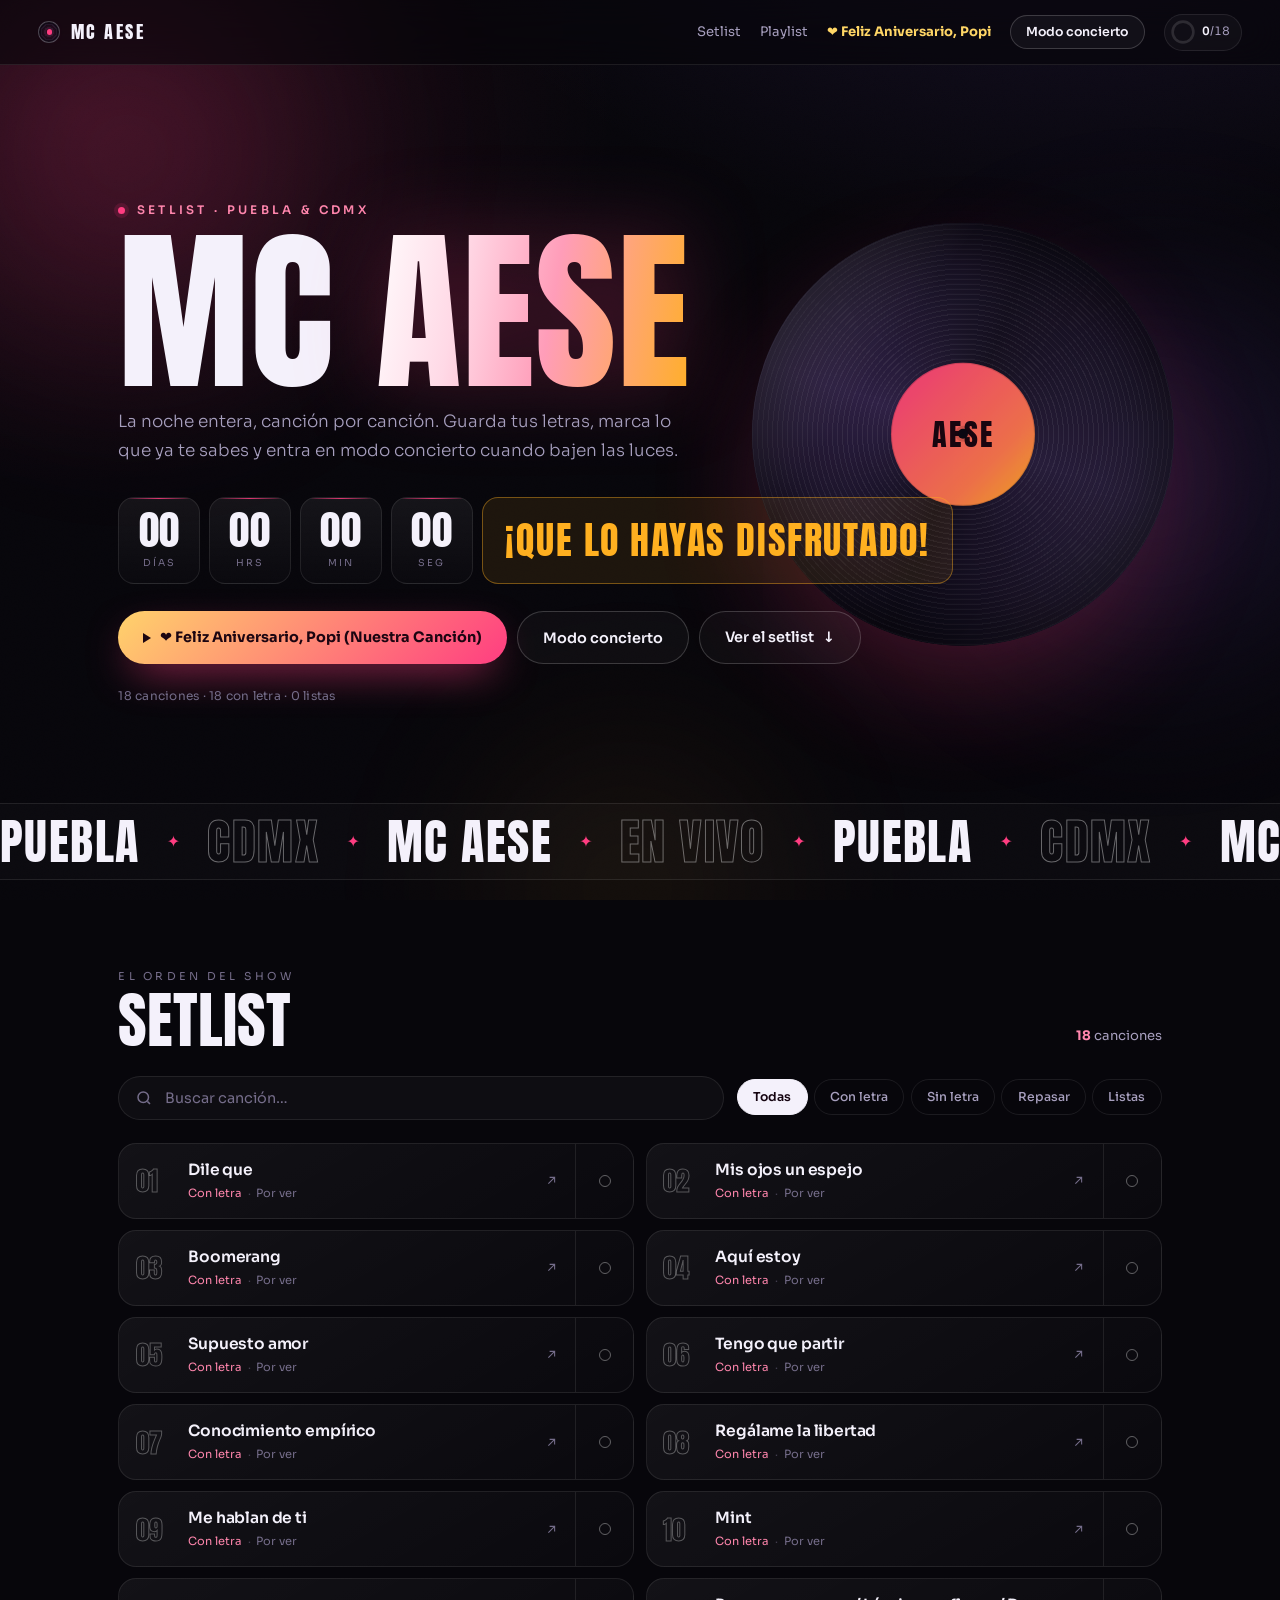
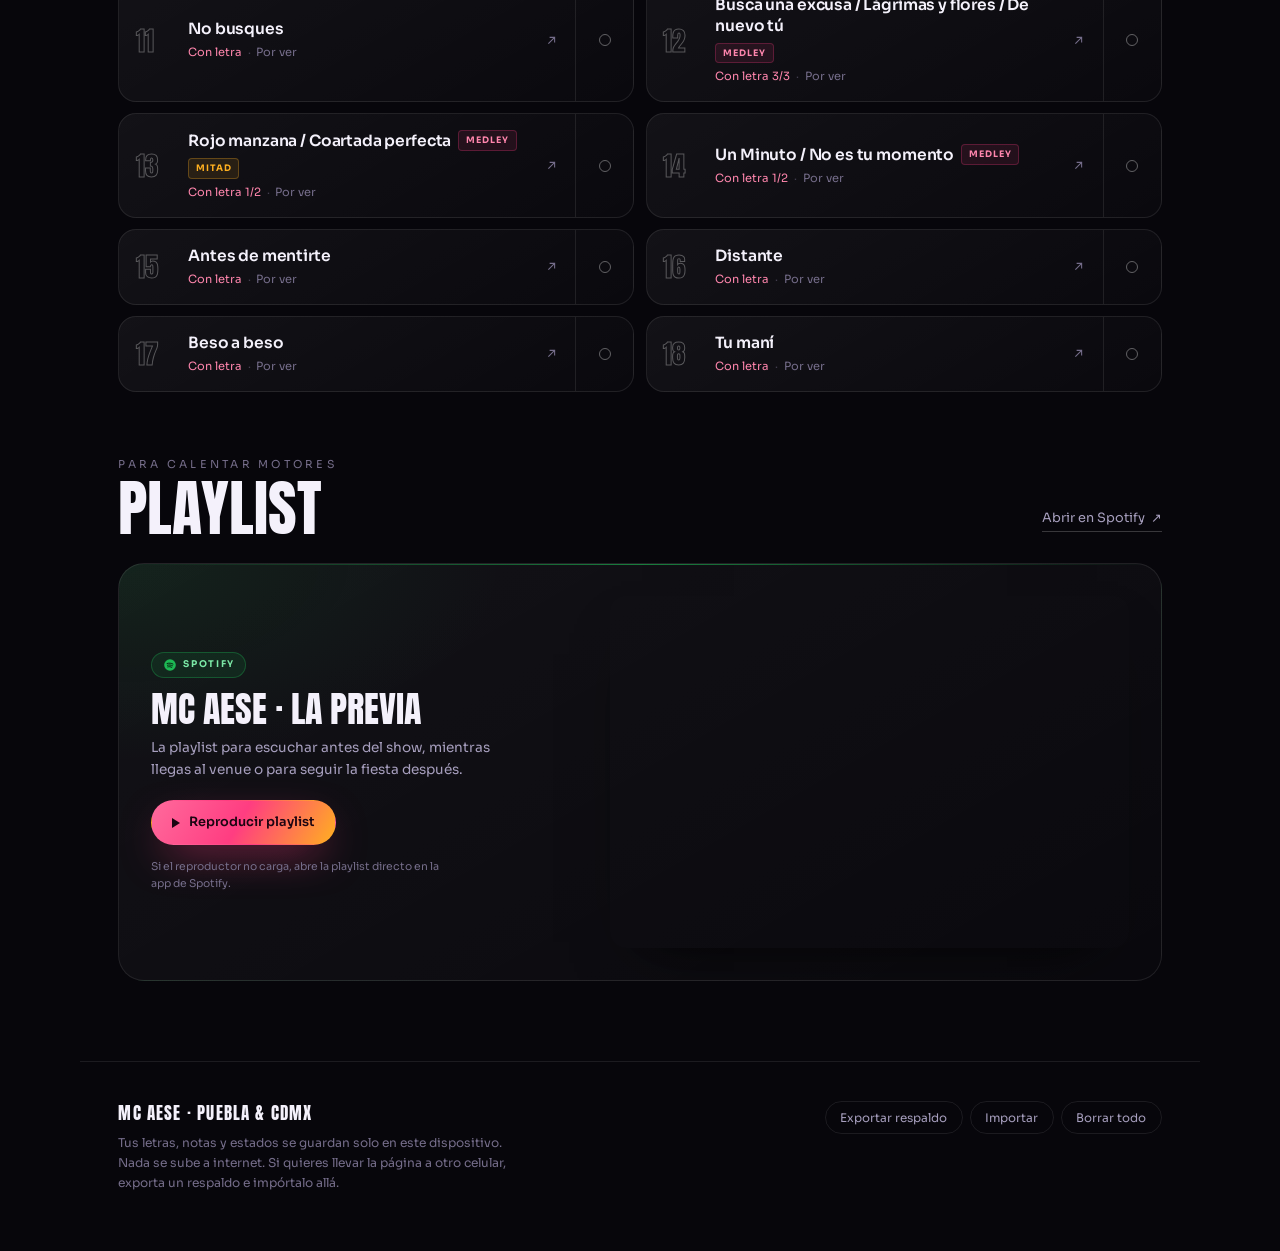
<file: index.html>
<!DOCTYPE html>
<html lang="es">
<head>
  <meta charset="UTF-8" />
  <meta name="viewport" content="width=device-width, initial-scale=1, viewport-fit=cover" />
  <meta name="theme-color" content="#07060b" />
  <meta name="mobile-web-app-capable" content="yes" />
  <meta name="apple-mobile-web-app-capable" content="yes" />
  <meta name="apple-mobile-web-app-title" content="MC Aese" />
  <meta name="apple-mobile-web-app-status-bar-style" content="black-translucent" />
  <title>MC AESE · Setlist Puebla &amp; CDMX</title>
  <meta name="description" content="Setlist de MC Aese para Puebla y CDMX: orden del show, letras guardadas en tu dispositivo y modo concierto con letra grande." />
  <link rel="manifest" href="manifest.webmanifest" />
  <link rel="apple-touch-icon" href="icons/apple-touch-icon.png" />
  <link rel="icon" href="data:image/svg+xml,%3Csvg xmlns='http://www.w3.org/2000/svg' viewBox='0 0 64 64'%3E%3Crect width='64' height='64' rx='14' fill='%230b0812'/%3E%3Ccircle cx='32' cy='32' r='15' fill='none' stroke='%23ff3d81' stroke-width='3'/%3E%3Ccircle cx='32' cy='32' r='4' fill='%23ffb020'/%3E%3C/svg%3E" />
  <link rel="preconnect" href="https://fonts.googleapis.com" />
  <link rel="preconnect" href="https://fonts.gstatic.com" crossorigin />
  <link href="https://fonts.googleapis.com/css2?family=Anton&family=Sora:wght@300;400;500;600;700&display=swap" rel="stylesheet" />
  <link rel="stylesheet" href="styles.css?v=2" />
</head>
<body>
  <div class="aurora" aria-hidden="true"><i></i><i></i><i></i></div>
  <div class="grain" aria-hidden="true"></div>

  <header class="topbar">
    <a class="brand" href="#top" aria-label="MC Aese, inicio">
      <span class="brand-disc" aria-hidden="true"></span>
      MC AESE
    </a>

    <nav class="topnav" aria-label="Navegación principal">
      <a class="topnav-link" href="#setlist">Setlist</a>
      <a class="topnav-link" href="#playlist">Playlist</a>
      <a class="topnav-link" href="aniversario.html" style="color: #ffd666; font-weight: 700;">❤️ Feliz Aniversario, Popi</a>
      <button class="topnav-concert" id="navConcert" type="button">Modo concierto</button>
      <div class="progress-pill" id="progressPill" role="status" aria-label="Canciones listas">
        <svg class="ring" viewBox="0 0 40 40" aria-hidden="true">
          <circle class="ring-bg" cx="20" cy="20" r="16"></circle>
          <circle class="ring-fg" id="ringFg" cx="20" cy="20" r="16"></circle>
        </svg>
        <span><b id="readyCount">0</b>/<span id="totalCount">18</span></span>
      </div>
    </nav>
  </header>

  <main id="top">
    <section class="hero" aria-labelledby="heroTitle">
      <div class="vinyl" aria-hidden="true"><span class="vinyl-label">AESE</span></div>

      <p class="eyebrow"><span class="dot"></span>Setlist · Puebla &amp; CDMX</p>
      <h1 class="hero-title" id="heroTitle">MC <em>AESE</em></h1>
      <p class="lede">
        La noche entera, canción por canción. Guarda tus letras, marca lo que ya te sabes
        y entra en modo concierto cuando bajen las luces.
      </p>

      <div class="countdown" id="countdown" role="timer" aria-label="Cuenta atrás para el concierto">
        <div class="cd" id="cdTiles">
          <div class="cd-tile"><b id="cdDays">00</b><span>días</span></div>
          <div class="cd-tile"><b id="cdHours">00</b><span>hrs</span></div>
          <div class="cd-tile"><b id="cdMins">00</b><span>min</span></div>
          <div class="cd-tile"><b id="cdSecs">00</b><span>seg</span></div>
        </div>
        <p class="cd-live" id="cdLive" hidden>¡Es hoy!</p>
      </div>

      <div class="hero-actions">
        <a class="btn btn-primary" href="aniversario.html" style="background: linear-gradient(135deg, #ffd36b, #ff3d81); border: none; font-weight: 700;">
          <span class="play-ico" aria-hidden="true"></span> ❤️ Feliz Aniversario, Popi (Nuestra Canción)
        </a>
        <button class="btn btn-ghost" id="heroConcert" type="button">Modo concierto</button>
        <a class="btn btn-ghost" href="#setlist">Ver el setlist <span aria-hidden="true">↓</span></a>
      </div>

      <p class="hero-note">
        <span id="totalSongs">18</span> canciones · <span id="lyricsCount">0</span> con letra ·
        <span id="readyNote">0</span> <span id="readyLabel">listas</span>
      </p>
    </section>

    <div class="marquee" aria-hidden="true">
      <div class="marquee-track">
        <div class="marquee-group">
          <span>Puebla</span><i>✦</i><span class="outline">CDMX</span><i>✦</i><span>MC Aese</span><i>✦</i><span class="outline">En vivo</span><i>✦</i>
        </div>
        <div class="marquee-group">
          <span>Puebla</span><i>✦</i><span class="outline">CDMX</span><i>✦</i><span>MC Aese</span><i>✦</i><span class="outline">En vivo</span><i>✦</i>
        </div>
      </div>
    </div>

    <section class="setlist" id="setlist" aria-labelledby="setlistTitle">
      <div class="section-head">
        <div>
          <p class="kicker">El orden del show</p>
          <h2 id="setlistTitle">Setlist</h2>
        </div>
        <p class="setlist-count"><b id="visibleCount">18</b> canciones</p>
      </div>

      <div class="toolbar">
        <label class="search" for="search">
          <svg viewBox="0 0 24 24" fill="none" stroke="currentColor" stroke-width="2" aria-hidden="true">
            <circle cx="11" cy="11" r="7"></circle><path d="m20 20-3.5-3.5"></path>
          </svg>
          <input id="search" type="search" placeholder="Buscar canción…" autocomplete="off" spellcheck="false" />
        </label>

        <div class="filters" id="filters" role="group" aria-label="Filtrar canciones">
          <button class="chip is-active" type="button" data-filter="all">Todas</button>
          <button class="chip" type="button" data-filter="lyrics">Con letra</button>
          <button class="chip" type="button" data-filter="empty">Sin letra</button>
          <button class="chip" type="button" data-filter="review">Repasar</button>
          <button class="chip" type="button" data-filter="ready">Listas</button>
        </div>
      </div>

      <ol class="song-grid" id="songGrid"></ol>
      <p class="empty-state" id="emptyState" hidden>No hay canciones con ese filtro. Prueba con otra búsqueda.</p>
    </section>

    <section class="playlist" id="playlist" aria-labelledby="playlistTitle">
      <div class="section-head">
        <div>
          <p class="kicker">Para calentar motores</p>
          <h2 id="playlistTitle">Playlist</h2>
        </div>
        <a class="playlist-link" href="https://open.spotify.com/playlist/5lgXAGOYUWEV2PalvbGJdN" target="_blank" rel="noopener">
          Abrir en Spotify <span aria-hidden="true">↗</span>
        </a>
      </div>

      <div class="playlist-card">
        <div class="playlist-info">
          <span class="spotify-badge">
            <svg viewBox="0 0 24 24" aria-hidden="true">
              <circle cx="12" cy="12" r="10" fill="#1db954"></circle>
              <path d="M7 9.4c3.2-1 7.5-.7 10.1.9M7.6 12.4c2.7-.8 6.3-.5 8.6.8M8.1 15.2c2.2-.6 5.1-.4 7 .8" fill="none" stroke="#05130a" stroke-width="1.5" stroke-linecap="round"></path>
            </svg>
            Spotify
          </span>
          <h3>MC Aese · la previa</h3>
          <p>La playlist para escuchar antes del show, mientras llegas al venue o para seguir la fiesta después.</p>
          <a class="btn btn-primary playlist-cta" href="https://open.spotify.com/playlist/5lgXAGOYUWEV2PalvbGJdN" target="_blank" rel="noopener">
            <span class="play-ico" aria-hidden="true"></span> Reproducir playlist
          </a>
          <p class="playlist-note">Si el reproductor no carga, abre la playlist directo en la app de Spotify.</p>
        </div>

        <div class="spotify-embed">
          <iframe
            src="https://open.spotify.com/embed/playlist/5lgXAGOYUWEV2PalvbGJdN?utm_source=generator&amp;theme=0"
            width="100%"
            height="352"
            frameborder="0"
            allow="autoplay; clipboard-write; encrypted-media; fullscreen; picture-in-picture"
            title="Playlist de MC Aese en Spotify"
          ></iframe>
        </div>
      </div>
    </section>
  </main>

  <footer class="footer">
    <div>
      <p class="footer-title">MC AESE · Puebla &amp; CDMX</p>
      <p class="footer-copy">
        Tus letras, notas y estados se guardan solo en este dispositivo. Nada se sube a internet.
        Si quieres llevar la página a otro celular, exporta un respaldo e impórtalo allá.
      </p>
    </div>
    <div class="footer-actions">
      <button class="ghost-sm" id="exportBtn" type="button">Exportar respaldo</button>
      <button class="ghost-sm" id="importBtn" type="button">Importar</button>
      <button class="ghost-sm danger" id="resetBtn" type="button">Borrar todo</button>
      <input type="file" id="importFile" accept="application/json,.json" hidden />
    </div>
  </footer>

  <!-- Panel de canción -->
  <div class="overlay" id="sheetOverlay" hidden>
    <section class="sheet" id="sheet" role="dialog" aria-modal="true" aria-labelledby="sheetTitle">
      <div class="grabber" aria-hidden="true"></div>

      <header class="sheet-head">
        <p class="sheet-eyebrow">Canción <span id="sheetIndex">01</span> / <span id="sheetTotal">18</span></p>
        <h2 id="sheetTitle">—</h2>
        <div class="track-tabs" id="sheetTabs" role="tablist" aria-label="Canciones del bloque" hidden></div>
        <div class="parts" id="sheetParts"></div>
        <button class="icon-btn sheet-close" id="sheetClose" type="button" aria-label="Cerrar canción">✕</button>
      </header>

      <div class="sheet-tools">
        <button class="tool-btn font-btn" id="fontMinus" type="button" aria-label="Reducir tamaño de letra">A−</button>
        <button class="tool-btn font-btn" id="fontPlus" type="button" aria-label="Aumentar tamaño de letra">A+</button>
        <span class="tool-sep" aria-hidden="true"></span>
        <a class="tool-btn" id="searchLyrics" href="#" target="_blank" rel="noopener">Buscar letra ↗</a>
        <button class="tool-btn" id="pasteLyrics" type="button">Pegar</button>
        <button class="tool-btn" id="clearLyrics" type="button">Borrar letra</button>
        <span class="tool-spacer"></span>
        <button class="tool-btn edit" id="editLyrics" type="button" aria-pressed="false">Editar letra</button>
        <button class="tool-btn accent" id="concertFromSheet" type="button">Modo concierto</button>
      </div>

      <div class="lyrics-wrap">
        <div class="lyrics-view" id="lyricsView" role="region" aria-label="Letra guardada" tabindex="0"></div>
        <textarea
          id="lyricsInput"
          class="lyrics-input"
          placeholder="Pega aquí la letra o tus apuntes para esta canción…&#10;&#10;Se guarda solo en este dispositivo.&#10;Puedes usar saltos de línea y dejarla lista para el show."
          spellcheck="false"
          aria-label="Letra de la canción"
        ></textarea>
        <p class="save-state" id="saveState">Se guarda automáticamente en tu dispositivo</p>
      </div>

      <footer class="sheet-foot">
        <button class="nav-btn" id="sheetPrev" type="button">
          <small>Anterior</small><span id="prevName">—</span>
        </button>
        <button class="status-pill" id="sheetStatus" type="button" data-status="0">Por ver</button>
        <button class="nav-btn next" id="sheetNext" type="button">
          <small>Siguiente</small><span id="nextName">—</span>
        </button>
      </footer>
    </section>
  </div>

  <!-- Modo concierto -->
  <div class="concert" id="concert" hidden role="dialog" aria-modal="true" aria-label="Modo concierto">
    <div class="concert-top">
      <span class="concert-brand">MC AESE <em>· en vivo</em></span>
      <div class="concert-progress" aria-hidden="true"><div id="concertBar"></div></div>
      <button class="concert-close" id="concertClose" type="button">Salir ✕</button>
    </div>

    <div class="concert-body" id="concertBody">
      <div class="concert-meta">
        <span class="idx" id="concertIndex">01</span>
        <span id="concertTag">Setlist</span>
      </div>
      <h2 class="concert-title" id="concertTitle">—</h2>
      <div class="track-tabs concert-tabs" id="concertTabs" role="tablist" aria-label="Canciones del bloque" hidden></div>
      <div class="concert-lyrics" id="concertLyrics"></div>

      <div class="concert-empty" id="concertEmpty" hidden>
        <strong>Todavía no hay letra aquí.</strong>
        <p>Agrégala en el panel de la canción y aparecerá en grande, lista para el show.</p>
        <button class="btn btn-primary" id="addLyricsBtn" type="button">Agregar letra</button>
      </div>

      <p class="up-next"><span>Después</span> <b id="upNext">—</b></p>
      <p class="concert-hint">Desliza a los lados o usa las flechas para cambiar de canción.</p>
    </div>

    <div class="concert-nav">
      <button class="c-btn" id="concertPrev" type="button"><span aria-hidden="true">←</span> Anterior</button>
      <div class="c-size">
        <button class="c-mini" id="concertMinus" type="button" aria-label="Reducir letra">A−</button>
        <button class="c-mini" id="concertPlus" type="button" aria-label="Aumentar letra">A+</button>
      </div>
      <button class="c-btn primary" id="concertNext" type="button">Siguiente <span aria-hidden="true">→</span></button>
    </div>
  </div>

  <div class="toast" id="toast" role="status" aria-live="polite"></div>

  <script src="songs.js?v=3"></script>
  <script src="app.js?v=3"></script>
</body>
</html>
</file>
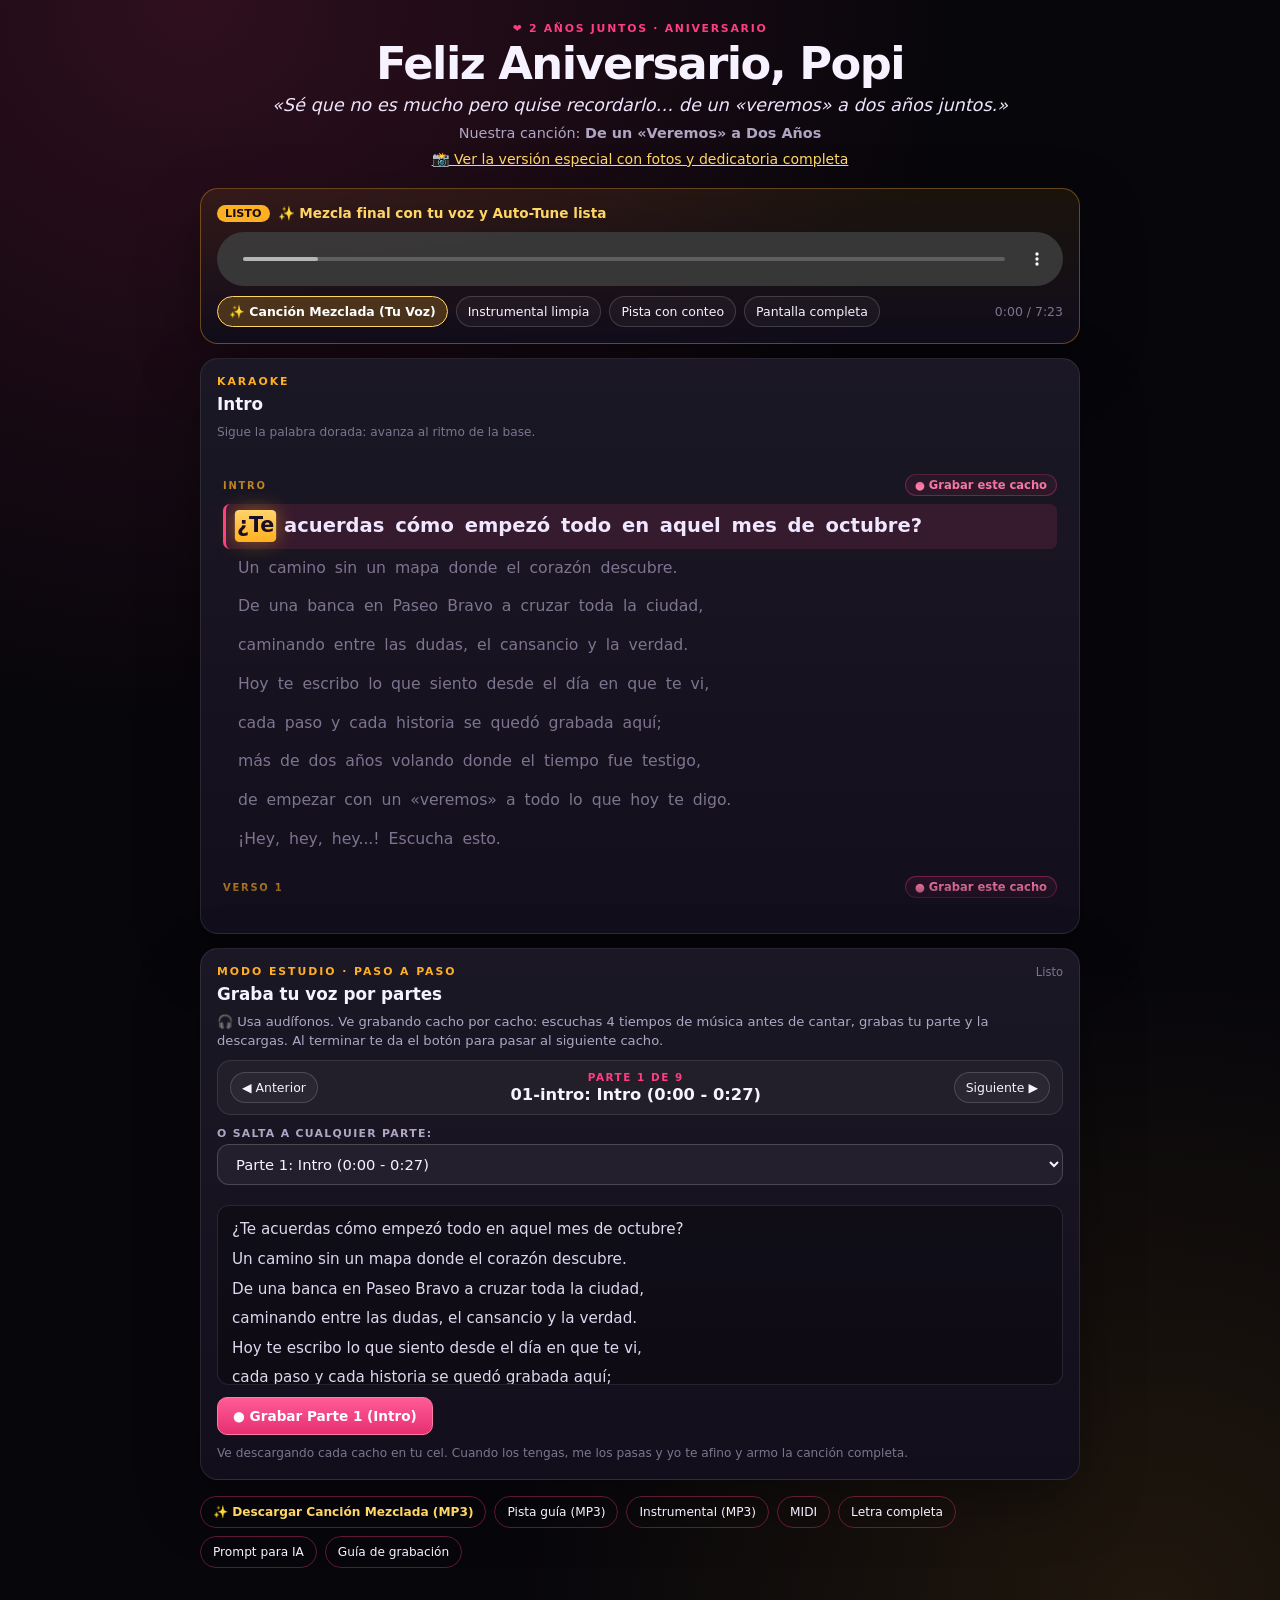
<file: music/player.html>
<!DOCTYPE html>
<html lang="es">
<head>
  <meta charset="UTF-8" />
  <meta name="viewport" content="width=device-width, initial-scale=1, viewport-fit=cover" />
  <meta name="color-scheme" content="dark" />
  <title>De un «Veremos» a Dos Años — karaoke</title>
  <style>
    :root {
      --bg: #07060b;
      --card: #120e1c;
      --card-2: #0d0a15;
      --pink: #ff3d81;
      --pink-soft: #ff7aa8;
      --gold: #ffb020;
      --text: #f7f2ff;
      --muted: #b0a6c4;
      --faint: #7e748f;
      --line: rgba(255, 255, 255, 0.09);
    }
    * { box-sizing: border-box; }
    html { scroll-behavior: smooth; }
    body {
      margin: 0;
      min-height: 100vh;
      background:
        radial-gradient(60% 45% at 15% 0%, rgba(255, 61, 129, 0.16), transparent),
        radial-gradient(50% 40% at 90% 100%, rgba(255, 176, 32, 0.10), transparent),
        var(--bg);
      color: var(--text);
      font-family: "Segoe UI", system-ui, -apple-system, sans-serif;
      padding: 22px 16px 42px;
    }
    .wrap { width: min(880px, 100%); margin: 0 auto; }

    header { margin-bottom: 16px; }
    .eyebrow, .kicker {
      margin: 0 0 6px;
      color: var(--pink);
      font-size: 0.68rem;
      font-weight: 800;
      letter-spacing: 0.18em;
      text-transform: uppercase;
    }
    .kicker { color: var(--gold); }
    h1 {
      margin: 0 0 6px;
      font-size: clamp(1.65rem, 5vw, 2.4rem);
      line-height: 1.02;
      letter-spacing: -0.035em;
    }
    .style { margin: 0; color: var(--muted); font-size: 0.9rem; }

    .card {
      border: 1px solid var(--line);
      border-radius: 18px;
      background: linear-gradient(180deg, rgba(255, 255, 255, 0.04), transparent), var(--card);
      box-shadow: 0 22px 60px rgba(0, 0, 0, 0.35);
      padding: 16px;
      margin-bottom: 14px;
    }

    audio { width: 100%; display: block; }

    .row {
      display: flex;
      align-items: center;
      gap: 8px;
      flex-wrap: wrap;
      margin-top: 10px;
    }
    .chip {
      appearance: none;
      border: 1px solid rgba(255, 255, 255, 0.16);
      background: rgba(255, 255, 255, 0.04);
      color: var(--text);
      font: inherit;
      font-size: 0.78rem;
      padding: 7px 11px;
      border-radius: 999px;
      cursor: pointer;
    }
    .chip:hover { border-color: rgba(255, 61, 129, 0.5); }
    .chip.is-active {
      border-color: rgba(255, 61, 129, 0.65);
      background: rgba(255, 61, 129, 0.14);
      color: #fff;
    }
    .time {
      margin-left: auto;
      color: var(--faint);
      font-size: 0.78rem;
      font-variant-numeric: tabular-nums;
    }

    .karaoke-top {
      display: flex;
      align-items: flex-start;
      justify-content: space-between;
      gap: 12px;
      margin-bottom: 10px;
    }
    .karaoke-top h2 { margin: 0; font-size: 1.05rem; }
    .count-wrap {
      min-width: 70px;
      text-align: center;
      color: var(--gold);
    }
    .count-label {
      display: block;
      font-size: 0.6rem;
      font-weight: 800;
      letter-spacing: 0.16em;
      text-transform: uppercase;
      color: var(--faint);
    }
    #countIn {
      display: block;
      font-size: 2.2rem;
      line-height: 1;
      font-variant-numeric: tabular-nums;
    }
    #countIn[hidden] { display: none; }
    .count-wrap[hidden] { display: none; }

    .lyrics {
      height: min(52vh, 520px);
      overflow-y: auto;
      scroll-behavior: smooth;
      padding: 6px 6px 40vh;
      border-top: 1px solid var(--line);
      border-bottom: 1px solid var(--line);
      mask-image: linear-gradient(180deg, transparent 0, #000 8%, #000 92%, transparent 100%);
      -webkit-mask-image: linear-gradient(180deg, transparent 0, #000 8%, #000 92%, transparent 100%);
    }
    .lyric-section { margin: 18px 0 6px; }
    .lyric-section h3 {
      margin: 0 0 8px;
      color: var(--gold);
      font-size: 0.62rem;
      letter-spacing: 0.18em;
      text-transform: uppercase;
      opacity: 0.75;
    }
    .line {
      margin: 0;
      padding: 7px 10px;
      border-left: 3px solid transparent;
      border-radius: 7px;
      color: var(--faint);
      font-size: 0.98rem;
      line-height: 1.45;
      transition: color 160ms ease, background 160ms ease, font-size 160ms ease, border-color 160ms ease;
    }
    .line.active {
      color: #fff;
      background: rgba(255, 61, 129, 0.13);
      border-left-color: var(--pink);
      font-size: 1.22rem;
      font-weight: 600;
    }
    .word {
      display: inline-block;
      padding: 1px 2px;
      border-radius: 4px;
      transition: color 110ms ease, background 110ms ease,
                  box-shadow 110ms ease, transform 110ms ease;
    }
    .line.active .word { color: #efe6ff; }
    .line.active .word.active {
      color: #1a0f22;
      background: linear-gradient(180deg, #ffd36b, #ffb020);
      box-shadow: 0 0 18px rgba(255, 176, 32, 0.42);
      transform: scale(1.06);
    }

    .record-head {
      display: flex;
      align-items: flex-start;
      justify-content: space-between;
      gap: 12px;
      margin-bottom: 8px;
    }
    .record-head h2 { margin: 0; font-size: 1.05rem; }
    .status {
      color: var(--faint);
      font-size: 0.72rem;
      font-variant-numeric: tabular-nums;
    }
    .status.recording { color: var(--pink); }
    .hint {
      margin: 0 0 10px;
      color: var(--muted);
      font-size: 0.82rem;
      line-height: 1.45;
    }
    .record-actions {
      display: flex;
      flex-wrap: wrap;
      gap: 8px;
    }
    .btn {
      appearance: none;
      border: 1px solid rgba(255, 255, 255, 0.16);
      background: rgba(255, 255, 255, 0.05);
      color: var(--text);
      font: inherit;
      font-size: 0.85rem;
      font-weight: 600;
      padding: 10px 15px;
      border-radius: 10px;
      cursor: pointer;
      text-decoration: none;
      display: inline-flex;
      align-items: center;
      gap: 7px;
    }
    .btn:hover { border-color: rgba(255, 61, 129, 0.55); }
    .btn-primary {
      background: linear-gradient(180deg, #ff5c97, #e62f70);
      border-color: #ff7aa8;
      color: #fff;
    }
    .btn-ghost { background: transparent; }
    .btn[hidden] { display: none; }
    .small { margin: 10px 0 0; color: var(--faint); font-size: 0.76rem; line-height: 1.45; }

    .links {
      display: flex;
      flex-wrap: wrap;
      gap: 8px;
      margin-top: 16px;
    }
    .links a {
      padding: 8px 12px;
      border: 1px solid rgba(255, 61, 129, 0.35);
      border-radius: 999px;
      color: var(--text);
      font-size: 0.76rem;
      text-decoration: none;
    }
    .links a:hover { background: rgba(255, 61, 129, 0.12); }

    .section-select {
      width: 100%;
      padding: 10px 14px;
      background: rgba(255, 255, 255, 0.05);
      border: 1px solid rgba(255, 255, 255, 0.18);
      border-radius: 12px;
      color: var(--text);
      font: inherit;
      font-size: 0.92rem;
      outline: none;
      margin-bottom: 12px;
    }
    .section-select option { background: #120e1c; color: var(--text); }
    .prep-box {
      display: none;
      text-align: center;
      padding: 12px 10px;
      margin-bottom: 12px;
      background: radial-gradient(circle, rgba(255, 176, 32, 0.18), transparent 70%), rgba(255, 176, 32, 0.08);
      border: 1px solid rgba(255, 176, 32, 0.45);
      border-radius: 14px;
    }
    .prep-title {
      font-size: 0.72rem;
      text-transform: uppercase;
      letter-spacing: 0.14em;
      color: var(--gold);
      font-weight: 800;
      display: block;
      margin-bottom: 2px;
    }
    .prep-num {
      font-size: 3.2rem;
      font-weight: 900;
      color: #fff;
      line-height: 1;
      font-variant-numeric: tabular-nums;
      text-shadow: 0 0 20px rgba(255, 176, 32, 0.6);
    }
    .lyric-section-head {
      display: flex;
      align-items: center;
      justify-content: space-between;
      gap: 8px;
      margin-bottom: 8px;
    }
    .sec-rec-btn {
      appearance: none;
      border: 1px solid rgba(255, 61, 129, 0.35);
      background: rgba(255, 61, 129, 0.08);
      color: var(--pink-soft);
      font: inherit;
      font-size: 0.72rem;
      font-weight: 700;
      padding: 3px 9px;
      border-radius: 999px;
      cursor: pointer;
    }
    .sec-rec-btn:hover {
      background: rgba(255, 61, 129, 0.22);
      border-color: var(--pink);
      color: #fff;
    }

    .stepper-bar {
      display: flex;
      align-items: center;
      justify-content: space-between;
      gap: 8px;
      margin-bottom: 12px;
      background: rgba(255, 255, 255, 0.04);
      padding: 10px 12px;
      border-radius: 14px;
      border: 1px solid rgba(255, 255, 255, 0.1);
    }
    .stepper-info {
      text-align: center;
      flex: 1;
    }
    .stepper-badge {
      font-size: 0.65rem;
      font-weight: 800;
      letter-spacing: 0.15em;
      color: var(--pink);
      text-transform: uppercase;
      display: block;
      margin-bottom: 2px;
    }
    .stepper-title {
      margin: 0;
      font-size: 1.02rem;
      color: var(--text);
      font-weight: 700;
    }
    .part-lyrics-preview {
      background: rgba(0, 0, 0, 0.28);
      border: 1px solid rgba(255, 255, 255, 0.1);
      border-radius: 12px;
      padding: 12px 14px;
      max-height: 180px;
      overflow-y: auto;
      margin-bottom: 12px;
      font-size: 0.95rem;
      line-height: 1.55;
      color: #dfd7ee;
    }
    .part-lyrics-preview p {
      margin: 0 0 6px;
    }
    .part-lyrics-preview p:last-child {
      margin-bottom: 0;
    }
    .btn-gold {
      background: linear-gradient(180deg, #ffd36b, #ffb020);
      border-color: #ffd666;
      color: #1a0f22;
      font-weight: 800;
    }
    .btn-next {
      background: rgba(255, 255, 255, 0.09);
      border-color: rgba(255, 255, 255, 0.28);
      color: #fff;
    }
    .btn-next:hover {
      background: rgba(255, 61, 129, 0.25);
      border-color: var(--pink);
    }

    @media (max-width: 520px) {
      .lyrics { height: 46vh; }
      .line { font-size: 0.93rem; }
      .line.active { font-size: 1.1rem; }
      .time { width: 100%; margin-left: 0; }
    }
  </style>
</head>
<body>
  <div class="wrap">
    <header style="text-align: center; margin-bottom: 20px;">
      <p class="eyebrow" style="color: #ff3d81; letter-spacing: 0.16em;">❤️ 2 AÑOS JUNTOS · ANIVERSARIO</p>
      <h1 style="font-size: clamp(2rem, 5vw, 2.8rem); margin-bottom: 8px;">Feliz Aniversario, Popi</h1>
      <p style="font-size: 1.1rem; color: #ede4fc; font-style: italic; margin: 0 0 10px;">
        «Sé que no es mucho pero quise recordarlo… de un «veremos» a dos años juntos.»
      </p>
      <p class="style">Nuestra canción: <strong>De un «Veremos» a Dos Años</strong></p>
      <a href="../aniversario.html" style="display: inline-block; margin-top: 10px; color: #ffd666; font-size: 0.88rem; text-decoration: underline;">📸 Ver la versión especial con fotos y dedicatoria completa</a>
    </header>

    <section class="card" style="border: 1px solid rgba(255, 176, 32, 0.35); background: linear-gradient(180deg, rgba(255, 176, 32, 0.08), rgba(18, 14, 28, 0.95));">
      <div style="display:flex; align-items:center; gap:8px; margin-bottom:10px;">
        <span style="background:#ffb020; color:#120e1c; font-size:0.7rem; font-weight:800; padding:2px 8px; border-radius:999px; text-transform:uppercase;">Listo</span>
        <span style="font-size:0.85rem; color:#ffd666; font-weight:600;">✨ Mezcla final con tu voz y Auto-Tune lista</span>
      </div>
      <audio id="audio" controls preload="metadata" src="de-un-veremos-a-dos-anos-mezcla.mp3">
        Tu navegador no puede reproducir el audio.
      </audio>
      <div class="row">
        <button id="useMix" class="chip is-active" style="border-color: #ffd666; background: rgba(255, 176, 32, 0.22); color: #fff; font-weight: 700;" type="button">✨ Canción Mezclada (Tu Voz)</button>
        <button id="useClean" class="chip" type="button">Instrumental limpia</button>
        <button id="useGuide" class="chip" type="button">Pista con conteo</button>
        <button id="fullscreenBtn" class="chip" type="button">Pantalla completa</button>
        <span id="timeLabel" class="time">0:00 / 7:23</span>
      </div>
    </section>

    <section class="card">
      <div class="karaoke-top">
        <div>
          <p class="kicker">Karaoke</p>
          <h2 id="sectionName">Intro</h2>
        </div>
        <div class="count-wrap" id="countWrap">
          <span class="count-label">Conteo</span>
          <b id="countIn" hidden>4</b>
        </div>
      </div>
      <p class="small" style="margin: 0 0 8px;">Sigue la palabra dorada: avanza al ritmo de la base.</p>
      <div class="lyrics" id="lyrics"></div>
    </section>

    <section class="card">
      <div class="record-head">
        <div>
          <p class="kicker">Modo Estudio · Paso a paso</p>
          <h2>Graba tu voz por partes</h2>
        </div>
        <span id="recStatus" class="status">Listo</span>
      </div>
      <p class="hint">
        🎧 Usa audífonos. Ve grabando cacho por cacho: escuchas 4 tiempos de música antes de cantar, grabas tu parte y la descargas. Al terminar te da el botón para pasar al siguiente cacho.
      </p>

      <div class="stepper-bar">
        <button id="prevPartBtn" class="chip" type="button">◀ Anterior</button>
        <div class="stepper-info">
          <span class="stepper-badge" id="partBadge">PARTE 1 DE 9</span>
          <h3 class="stepper-title" id="partTitle">01. Intro (0:00 - 0:37)</h3>
        </div>
        <button id="nextPartBtn" class="chip" type="button">Siguiente ▶</button>
      </div>

      <div style="margin-bottom: 8px;">
        <label for="sectionSelect" style="display:block; font-size:0.68rem; font-weight:800; letter-spacing:0.12em; color:var(--muted); text-transform:uppercase; margin-bottom:4px;">
          O salta a cualquier parte:
        </label>
        <select id="sectionSelect" class="section-select">
          <option value="all">🎤 Toda la canción completa (7:20 min)</option>
        </select>
      </div>

      <div id="partLyricsBox" class="part-lyrics-preview"></div>

      <div id="prepCountBox" class="prep-box">
        <span class="prep-title" id="prepTitle">Preparándote para cantar</span>
        <span class="prep-num" id="prepCountNum">4</span>
      </div>

      <div class="record-actions">
        <button id="recordBtn" class="btn btn-primary" type="button">● Grabar esta parte</button>
        <button id="stopBtn" class="btn" type="button" hidden>■ Detener</button>
        <a id="downloadVocal" class="btn btn-gold" hidden download="01-intro.webm">⬇️ Descargar cacho</a>
        <button id="nextStepBtn" class="btn btn-next" hidden type="button">➡️ Siguiente parte</button>
      </div>
      <p id="recordMsg" class="small">
        Ve descargando cada cacho en tu cel. Cuando los tengas, me los pasas y yo te afino y armo la canción completa.
      </p>
    </section>

    <footer class="links">
      <a href="de-un-veremos-a-dos-anos-mezcla.mp3" download style="color:#ffd666; font-weight:700;">✨ Descargar Canción Mezclada (MP3)</a>
      <a href="de-un-veremos-a-dos-anos-guia.mp3" download>Pista guía (MP3)</a>
      <a href="de-un-veremos-a-dos-anos.mp3" download>Instrumental (MP3)</a>
      <a href="de-un-veremos-a-dos-anos.mid" download>MIDI</a>
      <a href="letra.txt" download>Letra completa</a>
      <a href="prompt-ia.txt" download>Prompt para IA</a>
      <a href="guia-de-grabacion.md" download>Guía de grabación</a>
    </footer>
  </div>

  <script src="karaoke-data.js"></script>
  <script>
    (() => {
      "use strict";

      const data = window.KARAOKE_DATA;
      const audio = document.getElementById("audio");
      const lyricsEl = document.getElementById("lyrics");
      const sectionNameEl = document.getElementById("sectionName");
      const countInEl = document.getElementById("countIn");
      const countWrap = document.getElementById("countWrap");
      const timeLabel = document.getElementById("timeLabel");
      const useMix = document.getElementById("useMix");
      const useGuide = document.getElementById("useGuide");
      const useClean = document.getElementById("useClean");
      const fullscreenBtn = document.getElementById("fullscreenBtn");
      const recordBtn = document.getElementById("recordBtn");
      const stopBtn = document.getElementById("stopBtn");
      const downloadVocal = document.getElementById("downloadVocal");
      const recStatus = document.getElementById("recStatus");
      const recordMsg = document.getElementById("recordMsg");
      const sectionSelect = document.getElementById("sectionSelect");
      const prepCountBox = document.getElementById("prepCountBox");
      const prepCountNum = document.getElementById("prepCountNum");
      const prepTitle = document.getElementById("prepTitle");
      const prevPartBtn = document.getElementById("prevPartBtn");
      const nextPartBtn = document.getElementById("nextPartBtn");
      const partBadge = document.getElementById("partBadge");
      const partTitle = document.getElementById("partTitle");
      const partLyricsBox = document.getElementById("partLyricsBox");
      const nextStepBtn = document.getElementById("nextStepBtn");
      let activePartIdx = 0;

      if (!data) {
        lyricsEl.innerHTML = "<p class='line active'>No se pudo cargar la letra.</p>";
        return;
      }

      const BEAT = 60 / data.bpm;
      let currentMode = "mix";
      let usingGuide = false;
      let offset = 0;
      let lineEls = [];
      let wordEls = [];
      let lastActive = null;
      let lastWord = null;
      let raf = 0;

      const SECTION_SLUGS = [
        "01-intro",
        "02-verso1",
        "03-coro1",
        "04-verso2",
        "05-coro2",
        "06-coro3",
        "07-verso3",
        "08-puente",
        "09-outro"
      ];

      const fmt = (seconds) => {
        const s = Math.max(0, Math.floor(seconds));
        return `${Math.floor(s / 60)}:${String(s % 60).padStart(2, "0")}`;
      };

      function selectPart(idx) {
        if (idx === "all") {
          activePartIdx = -1;
          if (partBadge) partBadge.textContent = "MODO COMPLETO";
          if (partTitle) partTitle.textContent = "Canción completa (7:20 min)";
          if (partLyricsBox) partLyricsBox.innerHTML = "<p><em>Grabando toda la canción de principio a fin.</em></p>";
          if (recordBtn) recordBtn.textContent = "● Grabar canción completa";
          if (sectionSelect) sectionSelect.value = "all";
          if (nextStepBtn) nextStepBtn.hidden = true;
          return;
        }

        const num = Math.max(0, Math.min(data.sections.length - 1, parseInt(idx, 10)));
        activePartIdx = num;
        const sec = data.sections[num];
        const slug = SECTION_SLUGS[num] || `parte-${num + 1}`;
        if (partBadge) partBadge.textContent = `PARTE ${num + 1} DE ${data.sections.length}`;
        if (partTitle) partTitle.textContent = `${slug}: ${sec.name} (${fmt(sec.start)} - ${fmt(sec.end)})`;

        if (partLyricsBox) {
          partLyricsBox.innerHTML = "";
          sec.lines.forEach((line) => {
            const p = document.createElement("p");
            p.textContent = line.text;
            partLyricsBox.appendChild(p);
          });
        }

        if (recordBtn) recordBtn.textContent = `● Grabar Parte ${num + 1} (${sec.name})`;
        if (sectionSelect) sectionSelect.value = String(num);

        if (prevPartBtn) prevPartBtn.disabled = (num === 0);
        if (nextPartBtn) nextPartBtn.disabled = (num === data.sections.length - 1);
        if (nextStepBtn) nextStepBtn.hidden = true;
      }

      // Llenar selector de secciones
      if (sectionSelect) {
        data.sections.forEach((sec, idx) => {
          const opt = document.createElement("option");
          opt.value = String(idx);
          const slug = SECTION_SLUGS[idx] || `cacho-${idx+1}`;
          opt.textContent = `Parte ${idx+1}: ${sec.name} (${fmt(sec.start)} - ${fmt(sec.end)})`;
          sectionSelect.appendChild(opt);
        });
        sectionSelect.addEventListener("change", (e) => selectPart(e.target.value));
      }

      if (prevPartBtn) {
        prevPartBtn.addEventListener("click", () => {
          selectPart(activePartIdx <= 0 ? 0 : activePartIdx - 1);
        });
      }
      if (nextPartBtn) {
        nextPartBtn.addEventListener("click", () => {
          selectPart(activePartIdx < 0 ? 0 : activePartIdx + 1);
        });
      }
      if (nextStepBtn) {
        nextStepBtn.addEventListener("click", () => {
          const nextIdx = (activePartIdx >= 0 && activePartIdx < data.sections.length - 1) ? activePartIdx + 1 : 0;
          selectPart(nextIdx);
          recordBtn.scrollIntoView({ behavior: "smooth", block: "center" });
        });
      }

      // ---------------------------------------------------------------
      // Construir letra con botones para grabar cada cacho
      // ---------------------------------------------------------------
      data.sections.forEach((section, sIndex) => {
        const sectionEl = document.createElement("section");
        sectionEl.className = "lyric-section";

        const headDiv = document.createElement("div");
        headDiv.className = "lyric-section-head";

        const title = document.createElement("h3");
        title.style.margin = "0";
        title.textContent = section.name;
        headDiv.appendChild(title);

        const pill = document.createElement("button");
        pill.className = "sec-rec-btn";
        pill.type = "button";
        pill.textContent = "● Grabar este cacho";
        pill.title = `Grabar solo ${section.name}`;
        pill.addEventListener("click", () => {
          if (sectionSelect) sectionSelect.value = String(sIndex);
          recordBtn.scrollIntoView({ behavior: "smooth", block: "center" });
          startRecordingSection(sIndex);
        });
        headDiv.appendChild(pill);

        sectionEl.appendChild(headDiv);

        section.lines.forEach((line) => {
          const p = document.createElement("p");
          p.className = "line";
          if (line.words && line.words.length) {
            line.words.forEach((word, index) => {
              const span = document.createElement("span");
              span.className = "word";
              span.textContent = word.text;
              p.appendChild(span);
              if (index < line.words.length - 1) {
                p.appendChild(document.createTextNode(" "));
              }
              wordEls.push({ el: span, word });
            });
          } else {
            p.textContent = line.text;
          }
          sectionEl.appendChild(p);
          lineEls.push({ el: p, line, section: section.name });
        });
        lyricsEl.appendChild(sectionEl);
      });

      const songTime = () => Math.max(0, audio.currentTime - offset);
      const songDuration = () => Math.max(0, (audio.duration || 0) - offset);

      function updateTimeLabel() {
        timeLabel.textContent = `${fmt(songTime())} / ${fmt(songDuration())}`;
      }

      function updateKaraoke() {
        const t = audio.currentTime - offset;
        const songT = Math.max(0, t);

        // Conteo
        if (t < 0) {
          countWrap.hidden = false;
          countInEl.hidden = false;
          countInEl.textContent = String(Math.max(1, Math.ceil(-t / BEAT)));
        } else {
          countWrap.hidden = true;
          countInEl.hidden = true;
        }

        // Sección actual
        let currentSection = data.sections[0];
        for (const section of data.sections) {
          if (songT >= section.start && songT < section.end) {
            currentSection = section;
            break;
          }
          if (songT >= section.end) currentSection = section;
        }
        sectionNameEl.textContent = currentSection.name;

        // Línea actual (durante el conteo no se resalta ninguna).
        let active = null;
        if (t >= 0) {
          for (const item of lineEls) {
            if (songT >= item.line.start && songT < item.line.end) {
              active = item;
              break;
            }
          }
        }

        if (active !== lastActive) {
          if (lastActive) lastActive.el.classList.remove("active");
          if (active) {
            active.el.classList.add("active");
            active.el.scrollIntoView({ block: "center", behavior: "smooth" });
          }
          lastActive = active;
        }

        // Palabra actual: búsqueda binaria sobre las 1200+ palabras.
        let activeWord = null;
        if (t >= 0 && wordEls.length) {
          let lo = 0;
          let hi = wordEls.length - 1;
          let idx = -1;
          while (lo <= hi) {
            const mid = (lo + hi) >> 1;
            if (wordEls[mid].word.start <= songT) {
              idx = mid;
              lo = mid + 1;
            } else {
              hi = mid - 1;
            }
          }
          if (idx >= 0) {
            const candidate = wordEls[idx];
            if (songT < candidate.word.end) activeWord = candidate;
          }
        }

        if (activeWord !== lastWord) {
          if (lastWord) lastWord.el.classList.remove("active");
          if (activeWord) activeWord.el.classList.add("active");
          lastWord = activeWord;
        }

        updateTimeLabel();
      }

      function loop() {
        updateKaraoke();
        if (!audio.paused) raf = requestAnimationFrame(loop);
      }

      audio.addEventListener("play", () => {
        cancelAnimationFrame(raf);
        loop();
      });
      audio.addEventListener("pause", () => {
        cancelAnimationFrame(raf);
        updateKaraoke();
      });
      audio.addEventListener("seeked", updateKaraoke);
      audio.addEventListener("timeupdate", updateKaraoke);
      audio.addEventListener("loadedmetadata", updateTimeLabel);

      // ---------------------------------------------------------------
      // Cambiar entre canción mezclada, instrumental limpia y pista guía
      // ---------------------------------------------------------------
      function updateChips() {
        if (useMix) useMix.classList.toggle("is-active", currentMode === "mix");
        useClean.classList.toggle("is-active", currentMode === "clean");
        useGuide.classList.toggle("is-active", currentMode === "guide");
      }

      function switchSourceMode(mode) {
        if (mode === currentMode) return;
        if (mediaRecorder && mediaRecorder.state === "recording") return;
        const wasPlaying = !audio.paused;
        const currentSongTime = songTime();
        currentMode = mode;
        usingGuide = (mode === "guide");
        offset = (mode === "guide") ? data.countIn : 0;
        if (mode === "mix") {
          audio.src = data.mixAudio || "de-un-veremos-a-dos-anos-mezcla.mp3";
        } else if (mode === "guide") {
          audio.src = data.guideAudio;
        } else {
          audio.src = data.audio;
        }
        audio.load();
        updateChips();

        const restore = () => {
          const target = Math.min(
            currentSongTime + offset,
            Math.max(0, (audio.duration || 0) - 0.15)
          );
          audio.currentTime = target;
          if (wasPlaying) audio.play().catch(() => {});
          updateKaraoke();
        };
        audio.addEventListener("loadedmetadata", restore, { once: true });
      }

      if (useMix) useMix.addEventListener("click", () => switchSourceMode("mix"));
      useGuide.addEventListener("click", () => switchSourceMode("guide"));
      useClean.addEventListener("click", () => switchSourceMode("clean"));

      fullscreenBtn.addEventListener("click", () => {
        if (!document.fullscreenElement) {
          document.documentElement.requestFullscreen?.().catch(() => {});
        } else {
          document.exitFullscreen?.().catch(() => {});
        }
      });

      // ---------------------------------------------------------------
      // Grabación con micrófono (por cachos o completa)
      // ---------------------------------------------------------------
      let mediaRecorder = null;
      let chunks = [];
      let stream = null;
      let recTimer = 0;
      let recStart = 0;
      let currentSlug = "voz-principal";
      let recordingSecIdx = -1;
      let targetSection = null;
      let preRollWaiting = false;
      let checkInterval = 0;

      function startRecTimer() {
        recStart = performance.now();
        recStatus.classList.add("recording");
        recTimer = window.setInterval(() => {
          const s = (performance.now() - recStart) / 1000;
          recStatus.textContent = `Grabando ${Math.floor(s / 60)}:${String(Math.floor(s % 60)).padStart(2, "0")}`;
        }, 250);
      }

      function stopRecTimer() {
        clearInterval(recTimer);
        recStatus.classList.remove("recording");
      }

      async function ensureGuide() {
        if (usingGuide) return;
        currentMode = "guide";
        usingGuide = true;
        offset = data.countIn;
        audio.src = data.guideAudio;
        updateChips();
        await new Promise((resolve) => {
          if (audio.readyState >= 1) resolve();
          else audio.addEventListener("loadedmetadata", resolve, { once: true });
        });
      }

      async function prepareMic() {
        if (stream) return true;
        if (!navigator.mediaDevices || !navigator.mediaDevices.getUserMedia) {
          recordMsg.textContent = "Tu navegador no permite grabar audio aquí. Abre la página en Safari o Chrome.";
          return false;
        }
        if (typeof MediaRecorder === "undefined") {
          recordMsg.textContent = "Tu navegador no soporta MediaRecorder. Graba con la app de notas de voz.";
          return false;
        }

        recordMsg.textContent = "Pidiendo permiso al micrófono…";
        try {
          stream = await navigator.mediaDevices.getUserMedia({
            audio: {
              echoCancellation: false,
              noiseSuppression: false,
              autoGainControl: false
            }
          });
          return true;
        } catch (err) {
          recordMsg.textContent = "No se pudo acceder al micrófono. Revisa los permisos en tu navegador.";
          return false;
        }
      }

      function createRecorder() {
        let mime = "";
        if (typeof MediaRecorder !== "undefined") {
          if (MediaRecorder.isTypeSupported("audio/webm;codecs=opus")) mime = "audio/webm;codecs=opus";
          else if (MediaRecorder.isTypeSupported("audio/mp4")) mime = "audio/mp4";
        }
        try {
          mediaRecorder = new MediaRecorder(stream, mime ? { mimeType: mime } : undefined);
        } catch (err) {
          recordMsg.textContent = "No se pudo iniciar el grabador en este navegador.";
          return false;
        }

        chunks = [];
        mediaRecorder.ondataavailable = (event) => {
          if (event.data && event.data.size) chunks.push(event.data);
        };
        mediaRecorder.onstop = () => {
          const type = mediaRecorder.mimeType || "audio/webm";
          const ext = type.includes("mp4") ? "m4a" : "webm";
          const blob = new Blob(chunks, { type });
          const url = URL.createObjectURL(blob);
          const filename = `${currentSlug}.${ext}`;
          downloadVocal.href = url;
          downloadVocal.download = filename;
          downloadVocal.textContent = `⬇️ Descargar ${filename}`;
          downloadVocal.hidden = false;
          stopRecTimer();
          recStatus.textContent = `Listo: ${filename}`;
          recordBtn.hidden = false;
          stopBtn.hidden = true;
          prepCountBox.style.display = "none";
          recordMsg.innerHTML = `✅ ¡Cacho guardado como <strong>${filename}</strong>! Toca el botón para descargarlo y ponlo en <code>music/voz/</code>.`;

          if (recordingSecIdx >= 0 && recordingSecIdx < data.sections.length - 1) {
            if (nextStepBtn) {
              const nextSec = data.sections[recordingSecIdx + 1];
              nextStepBtn.textContent = `➡️ Pasar a Parte ${recordingSecIdx + 2} (${nextSec.name})`;
              nextStepBtn.hidden = false;
            }
          }

          if (stream) {
            stream.getTracks().forEach((t) => t.stop());
            stream = null;
          }
        };
        return true;
      }

      async function startRecordingSection(secIdx) {
        if (!(await prepareMic())) return;
        if (!createRecorder()) return;

        recordingSecIdx = secIdx;
        targetSection = data.sections[secIdx];
        currentSlug = SECTION_SLUGS[secIdx] || `seccion-${secIdx + 1}`;

        downloadVocal.hidden = true;
        recordBtn.hidden = true;
        stopBtn.hidden = false;
        prepCountBox.style.display = "block";
        prepTitle.textContent = `Preparando: ${targetSection.name}`;

        const preRoll = 4 * BEAT; // 1 compás de cuenta previa (~2.86s)

        if (secIdx === 0) {
          // Intro: usamos pista con conteo incorporado
          await ensureGuide();
          audio.currentTime = 0;
          preRollWaiting = true;
          try {
            await audio.play();
          } catch (e) {
            recordMsg.textContent = "Toca Play manualmente para iniciar.";
          }
        } else {
          // Secciones intermedias: instrumental limpia
          currentMode = "clean";
          usingGuide = false;
          offset = 0;
          audio.src = data.audio;
          updateChips();
          await new Promise((resolve) => {
            if (audio.readyState >= 1) resolve();
            else audio.addEventListener("loadedmetadata", resolve, { once: true });
          });
          const cue = Math.max(0, targetSection.start - preRoll);
          audio.currentTime = cue;
          preRollWaiting = true;
          try {
            await audio.play();
          } catch (e) {
            recordMsg.textContent = "Toca Play manualmente para iniciar.";
          }
        }

        clearInterval(checkInterval);
        checkInterval = setInterval(() => {
          const t = audio.currentTime - offset;

          if (preRollWaiting) {
            const diff = targetSection.start - t;
            if (diff > 0.05) {
              const b = Math.max(1, Math.ceil(diff / BEAT));
              prepCountNum.textContent = String(b);
            } else {
              // Empieza la sección: iniciar grabación
              preRollWaiting = false;
              prepCountBox.style.display = "none";
              if (mediaRecorder && mediaRecorder.state === "inactive") {
                mediaRecorder.start();
                startRecTimer();
                recStatus.textContent = `🔴 Grabando ${targetSection.name}`;
              }
            }
          } else {
            // Ya grabando: detener si llega al fin de la sección
            if (t >= targetSection.end + 0.15) {
              clearInterval(checkInterval);
              stopRecording();
            }
          }
        }, 40);
      }

      async function startRecordingAll() {
        if (!(await prepareMic())) return;
        if (!createRecorder()) return;

        recordingSecIdx = -1;
        targetSection = null;
        currentSlug = "voz-principal";

        downloadVocal.hidden = true;
        recordBtn.hidden = true;
        stopBtn.hidden = false;
        prepCountBox.style.display = "none";

        await ensureGuide();
        audio.currentTime = 0;
        downloadVocal.hidden = true;
        mediaRecorder.start();
        startRecTimer();
        recStatus.textContent = "🔴 Grabando canción completa";
        recordMsg.textContent = "Grabando. Usa audífonos para que no se cuele la pista.";
        try {
          await audio.play();
        } catch (error) {
          recordMsg.textContent = "No se pudo reproducir la pista. Dale play manualmente.";
        }
      }

      function stopRecording() {
        clearInterval(checkInterval);
        preRollWaiting = false;
        prepCountBox.style.display = "none";
        if (mediaRecorder && mediaRecorder.state !== "inactive") {
          mediaRecorder.stop();
        }
        audio.pause();
        stopRecTimer();
      }

      recordBtn.addEventListener("click", () => {
        if (activePartIdx === -1) {
          startRecordingAll();
        } else {
          startRecordingSection(activePartIdx);
        }
      });
      stopBtn.addEventListener("click", stopRecording);

      // ---------------------------------------------------------------
      // Inicio
      // ---------------------------------------------------------------
      selectPart(0);
      updateChips();
      updateTimeLabel();
      updateKaraoke();
    })();
  </script>
</body>
</html>
</file>
<file: styles.css>
/* =========================================================
   MC AESE · Setlist Puebla & CDMX
   ========================================================= */

:root {
  --bg: #07060b;
  --bg-2: #0c0914;
  --ink: #f4f1fb;
  --muted: #a79fbe;
  --faint: #756d8a;
  --line: rgba(255, 255, 255, 0.085);
  --line-strong: rgba(255, 255, 255, 0.18);
  --pink: #ff3d81;
  --pink-soft: #ff86ad;
  --gold: #ffb020;
  --green: #3ee08d;
  --violet: #8b5cf6;
  --max: 1120px;
  --lyric-size: 1.05rem;
  --font-display: "Anton", "Arial Narrow", "Helvetica Neue", sans-serif;
  --font-body: "Sora", ui-sans-serif, system-ui, -apple-system, "Segoe UI", sans-serif;
}

*,
*::before,
*::after {
  box-sizing: border-box;
}

html {
  scroll-behavior: smooth;
}

body {
  margin: 0;
  min-height: 100vh;
  background:
    radial-gradient(1100px 760px at 82% -8%, rgba(139, 92, 246, 0.14), transparent 62%),
    radial-gradient(900px 620px at 6% 4%, rgba(255, 61, 129, 0.11), transparent 60%),
    var(--bg);
  color: var(--ink);
  font-family: var(--font-body);
  font-size: 16px;
  line-height: 1.5;
  -webkit-font-smoothing: antialiased;
  -moz-osx-font-smoothing: grayscale;
  overflow-x: hidden;
}

body.locked {
  overflow: hidden;
}

::selection {
  background: rgba(255, 61, 129, 0.35);
  color: #fff;
}

button,
input,
textarea {
  font-family: inherit;
}

button {
  -webkit-tap-highlight-color: transparent;
}

a {
  color: inherit;
}

:focus-visible {
  outline: 2px solid var(--pink);
  outline-offset: 3px;
  border-radius: 6px;
}

/* ---------- Fondo animado ---------- */

.aurora {
  position: fixed;
  inset: 0;
  z-index: 0;
  overflow: hidden;
  pointer-events: none;
}

.aurora i {
  position: absolute;
  display: block;
  border-radius: 50%;
  filter: blur(90px);
  opacity: 0.5;
  will-change: transform;
}

.aurora i:nth-child(1) {
  width: 44vw;
  height: 44vw;
  left: -12vw;
  top: -10vw;
  background: radial-gradient(circle, rgba(255, 61, 129, 0.5), transparent 68%);
  animation: drift-a 20s ease-in-out infinite alternate;
}

.aurora i:nth-child(2) {
  width: 40vw;
  height: 40vw;
  right: -10vw;
  top: 24vh;
  background: radial-gradient(circle, rgba(139, 92, 246, 0.42), transparent 68%);
  animation: drift-b 26s ease-in-out infinite alternate;
}

.aurora i:nth-child(3) {
  width: 34vw;
  height: 34vw;
  left: 32vw;
  bottom: -16vw;
  background: radial-gradient(circle, rgba(255, 176, 32, 0.22), transparent 68%);
  animation: drift-a 24s ease-in-out infinite alternate-reverse;
}

.grain {
  position: fixed;
  inset: 0;
  z-index: 1;
  pointer-events: none;
  opacity: 0.05;
  background-image: url("data:image/svg+xml,%3Csvg xmlns='http://www.w3.org/2000/svg' width='160' height='160'%3E%3Cfilter id='n'%3E%3CfeTurbulence type='fractalNoise' baseFrequency='.85' numOctaves='3'/%3E%3C/filter%3E%3Crect width='160' height='160' filter='url(%23n)' opacity='.55'/%3E%3C/svg%3E");
  mix-blend-mode: overlay;
}

/* ---------- Barra superior ---------- */

.topbar {
  position: sticky;
  top: 0;
  z-index: 30;
  display: flex;
  align-items: center;
  justify-content: space-between;
  gap: 1rem;
  padding: 0.85rem clamp(1rem, 4vw, 2.4rem);
  background: rgba(7, 6, 11, 0.62);
  border-bottom: 1px solid var(--line);
  backdrop-filter: blur(18px);
  -webkit-backdrop-filter: blur(18px);
}

.brand {
  display: inline-flex;
  align-items: center;
  gap: 0.65rem;
  color: var(--ink);
  font-family: var(--font-display);
  font-size: 1.12rem;
  letter-spacing: 0.14em;
  text-decoration: none;
  white-space: nowrap;
}

.brand-disc {
  position: relative;
  width: 22px;
  height: 22px;
  border-radius: 50%;
  border: 1px solid rgba(255, 255, 255, 0.25);
  background: repeating-radial-gradient(circle at center, #1a1424 0 1.5px, #0b0812 1.5px 3.5px);
  animation: spin 9s linear infinite;
}

.brand-disc::after {
  content: "";
  position: absolute;
  inset: 36%;
  border-radius: 50%;
  background: var(--pink);
  box-shadow: 0 0 10px var(--pink);
}

.topnav {
  display: flex;
  align-items: center;
  gap: clamp(0.5rem, 1.5vw, 1.2rem);
}

.topnav-link {
  color: var(--muted);
  font-size: 0.82rem;
  text-decoration: none;
  transition: color 0.2s;
}

.topnav-link:hover {
  color: var(--ink);
}

.topnav-concert {
  padding: 0.5rem 0.95rem;
  border: 1px solid var(--line-strong);
  border-radius: 999px;
  background: rgba(255, 255, 255, 0.04);
  color: var(--ink);
  font-size: 0.78rem;
  font-weight: 600;
  cursor: pointer;
  transition: background 0.2s, border-color 0.2s, transform 0.2s;
}

.topnav-concert:hover {
  background: rgba(255, 255, 255, 0.09);
  border-color: rgba(255, 255, 255, 0.32);
  transform: translateY(-1px);
}

.progress-pill {
  display: flex;
  align-items: center;
  gap: 0.4rem;
  padding: 0.28rem 0.65rem 0.28rem 0.32rem;
  border: 1px solid var(--line);
  border-radius: 999px;
  background: rgba(255, 255, 255, 0.03);
  color: var(--muted);
  font-size: 0.72rem;
  font-variant-numeric: tabular-nums;
}

.progress-pill b {
  color: var(--ink);
  font-weight: 600;
}

.ring {
  width: 26px;
  height: 26px;
  transform: rotate(-90deg);
}

.ring circle {
  fill: none;
  stroke-width: 4;
}

.ring-bg {
  stroke: rgba(255, 255, 255, 0.12);
}

.ring-fg {
  stroke: var(--pink);
  stroke-linecap: round;
  transition: stroke-dashoffset 0.7s cubic-bezier(0.2, 0.8, 0.2, 1);
}

/* ---------- Hero ---------- */

.hero {
  position: relative;
  z-index: 2;
  max-width: var(--max);
  margin: 0 auto;
  padding: clamp(3rem, 8vw, 6.5rem) clamp(1rem, 4vw, 2.4rem) clamp(2.4rem, 5vw, 4rem);
  display: flex;
  flex-direction: column;
  justify-content: center;
  min-height: min(760px, 82vh);
}

.vinyl {
  position: absolute;
  top: 50%;
  right: clamp(-40px, 2vw, 40px);
  translate: 0 -50%;
  width: clamp(250px, 33vw, 430px);
  aspect-ratio: 1;
  border-radius: 50%;
  background:
    radial-gradient(circle at 50% 50%, rgba(255, 255, 255, 0.16) 0 1.5%, transparent 2%),
    repeating-radial-gradient(circle at 50% 50%, rgba(255, 255, 255, 0.075) 0 1px, transparent 1px 5px),
    conic-gradient(from 20deg, #171221, #2a1f3d, #120e1c, #33244a, #171221);
  box-shadow:
    0 50px 140px -30px rgba(255, 61, 129, 0.35),
    inset 0 0 90px rgba(0, 0, 0, 0.85);
  animation: spin 30s linear infinite;
  opacity: 0.92;
  pointer-events: none;
}

.vinyl::before {
  content: "";
  position: absolute;
  inset: 0;
  border-radius: 50%;
  background: linear-gradient(125deg, rgba(255, 255, 255, 0.14), transparent 32%, transparent 68%, rgba(255, 255, 255, 0.05));
}

.vinyl-label {
  position: absolute;
  inset: 33%;
  display: grid;
  place-items: center;
  border-radius: 50%;
  background: linear-gradient(135deg, #ff3d81, #ff7a4d 70%, #ffb020);
  color: #1b0610;
  font-family: var(--font-display);
  font-size: clamp(0.9rem, 2.4vw, 1.9rem);
  letter-spacing: 0.08em;
  box-shadow: inset 0 0 0 1px rgba(0, 0, 0, 0.15);
}

.vinyl-label::after {
  content: "";
  position: absolute;
  width: 7%;
  aspect-ratio: 1;
  border-radius: 50%;
  background: #0b0812;
  box-shadow: 0 0 0 3px rgba(0, 0, 0, 0.15);
}

.eyebrow {
  position: relative;
  z-index: 2;
  display: inline-flex;
  align-items: center;
  gap: 0.7rem;
  margin: 0 0 1.15rem;
  color: var(--pink-soft);
  font-size: 0.74rem;
  font-weight: 600;
  letter-spacing: 0.28em;
  text-transform: uppercase;
}

.eyebrow .dot {
  width: 7px;
  height: 7px;
  border-radius: 50%;
  background: var(--pink);
  box-shadow: 0 0 0 4px rgba(255, 61, 129, 0.14);
  animation: pulse 2.2s ease-in-out infinite;
}

.hero-title {
  position: relative;
  z-index: 2;
  margin: 0 0 1.3rem;
  font-family: var(--font-display);
  font-size: clamp(4.2rem, 16.5vw, 11rem);
  font-weight: 400;
  line-height: 0.84;
  letter-spacing: 0.005em;
  text-transform: uppercase;
}

.hero-title em {
  font-style: normal;
  background: linear-gradient(100deg, #ffffff 0%, #ffd9e6 28%, #ff9db9 55%, #ffb020 100%);
  -webkit-background-clip: text;
  background-clip: text;
  color: transparent;
  filter: drop-shadow(0 0 42px rgba(255, 61, 129, 0.28));
}

.lede {
  position: relative;
  z-index: 2;
  max-width: 47ch;
  margin: 0;
  color: var(--muted);
  font-size: clamp(0.95rem, 1.4vw, 1.06rem);
  font-weight: 300;
  line-height: 1.72;
}

/* ---------- Cuenta atrás ---------- */

.countdown {
  position: relative;
  z-index: 2;
  display: flex;
  align-items: stretch;
  gap: 0.55rem;
  margin: 2rem 0 0;
  flex-wrap: wrap;
}

.cd {
  display: flex;
  flex-wrap: wrap;
  gap: 0.55rem;
}

.cd-tile {
  min-width: 82px;
  padding: 0.75rem 0.9rem 0.62rem;
  text-align: center;
  border: 1px solid var(--line);
  border-radius: 16px;
  background: linear-gradient(180deg, rgba(255, 255, 255, 0.06), rgba(255, 255, 255, 0.015));
  position: relative;
  overflow: hidden;
}

.cd-tile::after {
  content: "";
  position: absolute;
  inset: 0 0 auto;
  height: 1px;
  background: linear-gradient(90deg, transparent, rgba(255, 61, 129, 0.85), transparent);
}

.cd-tile b {
  display: block;
  font-family: var(--font-display);
  font-size: clamp(1.8rem, 4vw, 2.55rem);
  font-weight: 400;
  line-height: 1;
  letter-spacing: 0.02em;
  font-variant-numeric: tabular-nums;
}

.cd-tile span {
  display: block;
  margin-top: 0.3rem;
  color: var(--faint);
  font-size: 0.6rem;
  letter-spacing: 0.22em;
  text-transform: uppercase;
}

.cd-live {
  margin: 0;
  padding: 0.85rem 1.4rem;
  border: 1px solid rgba(255, 176, 32, 0.4);
  border-radius: 16px;
  background: rgba(255, 176, 32, 0.09);
  color: var(--gold);
  font-family: var(--font-display);
  font-size: clamp(1.7rem, 4vw, 2.4rem);
  letter-spacing: 0.04em;
  text-transform: uppercase;
  animation: pulse-soft 2.4s ease-in-out infinite;
}

/* ---------- Botones ---------- */

.hero-actions {
  position: relative;
  z-index: 2;
  display: flex;
  flex-wrap: wrap;
  gap: 0.65rem;
  margin-top: 1.7rem;
}

.btn {
  display: inline-flex;
  align-items: center;
  justify-content: center;
  gap: 0.55rem;
  padding: 0.92rem 1.55rem;
  border: 1px solid transparent;
  border-radius: 999px;
  font-family: var(--font-body);
  font-size: 0.9rem;
  font-weight: 600;
  text-decoration: none;
  cursor: pointer;
  transition: transform 0.25s, box-shadow 0.25s, background 0.25s, border-color 0.25s;
}

.btn-primary {
  color: #1c0511;
  background: linear-gradient(120deg, #ff6a9c, #ff3d81 48%, #ffb020);
  box-shadow: 0 16px 44px -14px rgba(255, 61, 129, 0.75);
}

.btn-primary:hover {
  transform: translateY(-2px);
  box-shadow: 0 22px 56px -14px rgba(255, 61, 129, 0.9);
}

.btn-ghost {
  color: var(--ink);
  border-color: var(--line-strong);
  background: rgba(255, 255, 255, 0.03);
}

.btn-ghost:hover {
  background: rgba(255, 255, 255, 0.08);
  border-color: rgba(255, 255, 255, 0.3);
}

.play-ico {
  width: 0;
  height: 0;
  border-top: 5px solid transparent;
  border-bottom: 5px solid transparent;
  border-left: 8px solid currentColor;
}

.hero-note {
  position: relative;
  z-index: 2;
  margin: 1.4rem 0 0;
  color: var(--faint);
  font-size: 0.75rem;
  letter-spacing: 0.02em;
}

/* ---------- Marquesina ---------- */

.marquee {
  position: relative;
  z-index: 2;
  overflow: hidden;
  padding: 0.85rem 0;
  border-top: 1px solid var(--line);
  border-bottom: 1px solid var(--line);
  background: rgba(255, 255, 255, 0.02);
}

.marquee-track {
  display: flex;
  width: max-content;
  animation: marquee 30s linear infinite;
}

.marquee-group {
  display: flex;
  align-items: center;
  gap: 1.7rem;
  padding-right: 1.7rem;
}

.marquee span {
  font-family: var(--font-display);
  font-size: clamp(1.5rem, 4.2vw, 3rem);
  line-height: 1;
  letter-spacing: 0.03em;
  text-transform: uppercase;
  white-space: nowrap;
}

.marquee span.outline {
  color: transparent;
  -webkit-text-stroke: 1px rgba(255, 255, 255, 0.38);
}

.marquee i {
  align-self: center;
  color: var(--pink);
  font-size: 1rem;
  font-style: normal;
}

/* ---------- Setlist ---------- */

.setlist {
  position: relative;
  z-index: 2;
  max-width: var(--max);
  margin: 0 auto;
  padding: clamp(3rem, 7vw, 5.5rem) clamp(1rem, 4vw, 2.4rem) 4rem;
  scroll-margin-top: 84px;
}

.section-head {
  display: flex;
  align-items: flex-end;
  justify-content: space-between;
  gap: 1rem;
  flex-wrap: wrap;
  margin-bottom: 1.5rem;
}

.kicker {
  margin: 0 0 0.3rem;
  color: var(--faint);
  font-size: 0.68rem;
  letter-spacing: 0.3em;
  text-transform: uppercase;
}

.section-head h2 {
  margin: 0;
  font-family: var(--font-display);
  font-size: clamp(2.4rem, 6vw, 3.9rem);
  font-weight: 400;
  line-height: 1;
  text-transform: uppercase;
}

.setlist-count {
  margin: 0 0 0.4rem;
  color: var(--muted);
  font-size: 0.82rem;
}

.setlist-count b {
  color: var(--pink-soft);
}

.toolbar {
  display: flex;
  flex-wrap: wrap;
  align-items: center;
  gap: 0.8rem;
  margin-bottom: 1.4rem;
}

.search {
  flex: 1 1 250px;
  display: flex;
  align-items: center;
  gap: 0.6rem;
  padding: 0.7rem 1rem;
  border: 1px solid var(--line);
  border-radius: 999px;
  background: rgba(255, 255, 255, 0.03);
  transition: border-color 0.25s, background 0.25s, box-shadow 0.25s;
}

.search:focus-within {
  border-color: rgba(255, 61, 129, 0.5);
  background: rgba(255, 61, 129, 0.06);
  box-shadow: 0 0 0 4px rgba(255, 61, 129, 0.08);
}

.search svg {
  width: 18px;
  height: 18px;
  flex: none;
  color: var(--faint);
}

.search input {
  flex: 1;
  min-width: 0;
  border: none;
  outline: none;
  background: none;
  color: var(--ink);
  font-size: 0.9rem;
}

.search input::placeholder {
  color: var(--faint);
}

.search input::-webkit-search-cancel-button {
  filter: invert(0.7);
}

.filters {
  display: flex;
  gap: 0.4rem;
  max-width: 100%;
  overflow-x: auto;
  padding-bottom: 2px;
  scrollbar-width: none;
}

.filters::-webkit-scrollbar {
  display: none;
}

.chip {
  flex: none;
  padding: 0.55rem 0.95rem;
  border: 1px solid var(--line);
  border-radius: 999px;
  background: transparent;
  color: var(--muted);
  font-size: 0.77rem;
  font-weight: 500;
  white-space: nowrap;
  cursor: pointer;
  transition: color 0.2s, border-color 0.2s, background 0.2s;
}

.chip:hover {
  color: var(--ink);
  border-color: var(--line-strong);
}

.chip.is-active {
  color: #150410;
  background: var(--ink);
  border-color: var(--ink);
  font-weight: 600;
}

/* ---------- Tarjetas ---------- */

.song-grid {
  display: grid;
  grid-template-columns: repeat(2, minmax(0, 1fr));
  gap: 0.7rem;
  margin: 0;
  padding: 0;
  list-style: none;
}

.song {
  position: relative;
  display: flex;
  align-items: stretch;
  overflow: hidden;
  border: 1px solid var(--line);
  border-radius: 18px;
  background: linear-gradient(150deg, rgba(255, 255, 255, 0.05), rgba(255, 255, 255, 0.014));
  animation: rise 0.55s cubic-bezier(0.2, 0.8, 0.2, 1) both;
  animation-delay: calc(var(--i) * 24ms);
  transition: transform 0.3s, border-color 0.3s, box-shadow 0.3s;
}

.song::before {
  content: "";
  position: absolute;
  inset: 0;
  z-index: 0;
  background: radial-gradient(280px circle at var(--x, 50%) var(--y, 0%), rgba(255, 61, 129, 0.16), transparent 70%);
  opacity: 0;
  pointer-events: none;
  transition: opacity 0.3s;
}

@media (hover: hover) {
  .song:hover {
    transform: translateY(-2px);
    border-color: rgba(255, 255, 255, 0.2);
    box-shadow: 0 26px 54px -32px rgba(0, 0, 0, 0.95);
  }

  .song:hover::before {
    opacity: 1;
  }

  .song:hover .song-arrow {
    transform: translate(2px, -2px);
    color: var(--pink-soft);
  }
}

.song-open {
  position: relative;
  z-index: 1;
  flex: 1;
  display: flex;
  align-items: center;
  gap: 1rem;
  min-width: 0;
  padding: 1rem 1.05rem;
  border: none;
  background: none;
  color: inherit;
  font: inherit;
  text-align: left;
  cursor: pointer;
}

.song-open:focus-visible {
  outline-offset: -3px;
  border-radius: 18px;
}

.num {
  flex: none;
  min-width: 2.25rem;
  color: transparent;
  font-family: var(--font-display);
  font-size: 1.7rem;
  line-height: 1;
  -webkit-text-stroke: 1px rgba(255, 255, 255, 0.3);
  transition: color 0.3s, -webkit-text-stroke-color 0.3s;
}

.song[data-status="2"] .num {
  -webkit-text-stroke-color: rgba(62, 224, 141, 0.75);
}

.song-info {
  flex: 1;
  display: flex;
  flex-direction: column;
  gap: 0.3rem;
  min-width: 0;
}

.song-top {
  display: flex;
  align-items: center;
  flex-wrap: wrap;
  gap: 0.45rem;
}

.song-title {
  font-size: 0.97rem;
  font-weight: 600;
  letter-spacing: -0.01em;
  line-height: 1.3;
}

.mini-badge {
  padding: 0.16rem 0.4rem;
  border-radius: 4px;
  font-size: 0.56rem;
  font-weight: 700;
  letter-spacing: 0.12em;
  text-transform: uppercase;
}

.mini-badge.note {
  color: var(--gold);
  border: 1px solid rgba(255, 176, 32, 0.28);
  background: rgba(255, 176, 32, 0.1);
}

.mini-badge.medley {
  color: var(--pink-soft);
  border: 1px solid rgba(255, 61, 129, 0.26);
  background: rgba(255, 61, 129, 0.09);
}

.song-meta {
  display: flex;
  align-items: center;
  flex-wrap: wrap;
  gap: 0.35rem;
  color: var(--faint);
  font-size: 0.71rem;
}

.lyrics-flag {
  color: var(--pink-soft);
}

.sep {
  opacity: 0.5;
}

.song-arrow {
  flex: none;
  width: 15px;
  height: 15px;
  color: var(--faint);
  transition: transform 0.25s, color 0.25s;
}

.song-status {
  position: relative;
  z-index: 1;
  flex: none;
  width: 58px;
  border: none;
  border-left: 1px solid var(--line);
  background: transparent;
  display: grid;
  place-items: center;
  cursor: pointer;
  transition: background 0.2s;
}

.song-status:hover {
  background: rgba(255, 255, 255, 0.035);
}

.status-dot {
  width: 12px;
  height: 12px;
  border-radius: 50%;
  border: 1.5px solid rgba(255, 255, 255, 0.35);
  background: transparent;
  transition: transform 0.25s, background 0.25s, border-color 0.25s, box-shadow 0.25s;
}

.song[data-status="1"] .status-dot {
  border-color: var(--gold);
  background: rgba(255, 176, 32, 0.28);
  box-shadow: 0 0 12px rgba(255, 176, 32, 0.4);
}

.song[data-status="2"] .status-dot {
  border-color: var(--green);
  background: var(--green);
  box-shadow: 0 0 14px rgba(62, 224, 141, 0.55);
}

.song-status:hover .status-dot {
  transform: scale(1.2);
}

.song.bump {
  animation: bump 0.32s ease;
}

.empty-state {
  margin: 2.4rem 0;
  padding: 2.4rem 1rem;
  border: 1px dashed var(--line-strong);
  border-radius: 20px;
  color: var(--muted);
  font-size: 0.86rem;
  text-align: center;
}

/* ---------- Playlist ---------- */

.playlist {
  position: relative;
  z-index: 2;
  max-width: var(--max);
  margin: 0 auto;
  padding: 0 clamp(1rem, 4vw, 2.4rem) clamp(3rem, 7vw, 5rem);
  scroll-margin-top: 84px;
}

.playlist-link {
  display: inline-flex;
  align-items: center;
  gap: 0.35rem;
  margin-bottom: 0.45rem;
  padding-bottom: 0.2rem;
  border-bottom: 1px solid rgba(255, 255, 255, 0.2);
  color: var(--muted);
  font-size: 0.8rem;
  text-decoration: none;
  transition: color 0.2s, border-color 0.2s;
}

.playlist-link:hover {
  color: var(--pink-soft);
  border-color: rgba(255, 61, 129, 0.5);
}

.playlist-card {
  position: relative;
  display: grid;
  grid-template-columns: minmax(0, 0.9fr) minmax(0, 1.1fr);
  gap: clamp(1rem, 3vw, 2.2rem);
  align-items: center;
  overflow: hidden;
  padding: clamp(1.3rem, 3vw, 2rem);
  border: 1px solid var(--line);
  border-radius: 26px;
  background:
    radial-gradient(620px 320px at 0% 0%, rgba(29, 185, 84, 0.1), transparent 62%),
    linear-gradient(150deg, rgba(255, 255, 255, 0.05), rgba(255, 255, 255, 0.014));
}

.playlist-card::before {
  content: "";
  position: absolute;
  inset: 0 0 auto;
  height: 1px;
  background: linear-gradient(90deg, transparent, rgba(29, 185, 84, 0.65), transparent);
}

.playlist-info {
  min-width: 0;
}

.spotify-badge {
  display: inline-flex;
  align-items: center;
  gap: 0.4rem;
  padding: 0.3rem 0.65rem;
  border: 1px solid rgba(29, 185, 84, 0.32);
  border-radius: 999px;
  background: rgba(29, 185, 84, 0.11);
  color: #7be8a6;
  font-size: 0.58rem;
  font-weight: 700;
  letter-spacing: 0.18em;
  text-transform: uppercase;
}

.spotify-badge svg {
  width: 14px;
  height: 14px;
  flex: none;
}

.playlist-info h3 {
  margin: 0.75rem 0 0.5rem;
  font-family: var(--font-display);
  font-size: clamp(1.55rem, 3vw, 2.25rem);
  font-weight: 400;
  line-height: 1.05;
  text-transform: uppercase;
}

.playlist-info p {
  max-width: 38ch;
  margin: 0;
  color: var(--muted);
  font-size: 0.85rem;
  line-height: 1.65;
}

.playlist-cta {
  margin-top: 1.15rem;
  padding: 0.75rem 1.25rem;
  font-size: 0.8rem;
}

.playlist-note {
  margin-top: 0.9rem !important;
  color: var(--faint) !important;
  font-size: 0.67rem !important;
  line-height: 1.55 !important;
}

.spotify-embed {
  min-width: 0;
  overflow: hidden;
  border-radius: 16px;
  box-shadow: 0 26px 60px -32px rgba(0, 0, 0, 0.95);
}

.spotify-embed iframe {
  display: block;
  width: 100%;
  height: 352px;
  border: 0;
  border-radius: 16px;
}

/* ---------- Footer ---------- */

.footer {
  position: relative;
  z-index: 2;
  display: flex;
  flex-wrap: wrap;
  justify-content: space-between;
  gap: 1.6rem;
  max-width: var(--max);
  margin: 0 auto;
  padding: 2.4rem clamp(1rem, 4vw, 2.4rem) 3.6rem;
  border-top: 1px solid var(--line);
}

.footer-title {
  margin: 0 0 0.45rem;
  font-family: var(--font-display);
  font-size: 1.05rem;
  letter-spacing: 0.07em;
  text-transform: uppercase;
}

.footer-copy {
  max-width: 46ch;
  margin: 0;
  color: var(--faint);
  font-size: 0.76rem;
  line-height: 1.65;
}

.footer-actions {
  display: flex;
  flex-wrap: wrap;
  align-items: flex-start;
  gap: 0.45rem;
}

.ghost-sm {
  padding: 0.55rem 0.9rem;
  border: 1px solid var(--line);
  border-radius: 999px;
  background: transparent;
  color: var(--muted);
  font-size: 0.74rem;
  cursor: pointer;
  transition: color 0.2s, border-color 0.2s, background 0.2s;
}

.ghost-sm:hover {
  color: var(--ink);
  border-color: var(--line-strong);
  background: rgba(255, 255, 255, 0.04);
}

.ghost-sm.danger:hover {
  color: #ff8098;
  border-color: rgba(255, 61, 129, 0.4);
  background: rgba(255, 61, 129, 0.08);
}

/* ---------- Overlay / panel ---------- */

.overlay {
  position: fixed;
  inset: 0;
  z-index: 50;
  display: grid;
  place-items: center;
  padding: clamp(0px, 3vw, 28px);
  background: rgba(4, 3, 8, 0.72);
  backdrop-filter: blur(14px);
  -webkit-backdrop-filter: blur(14px);
  animation: fade-in 0.25s ease both;
}

.overlay[hidden] {
  display: none;
}

.sheet {
  position: relative;
  display: flex;
  flex-direction: column;
  width: min(760px, 100%);
  max-height: min(880px, 92dvh);
  overflow: hidden;
  border: 1px solid rgba(255, 255, 255, 0.12);
  border-radius: 28px;
  background: linear-gradient(180deg, #130e1f, #0a0711 42%);
  box-shadow:
    0 60px 130px -40px rgba(0, 0, 0, 0.95),
    inset 0 0 0 1px rgba(255, 61, 129, 0.05);
  animation: sheet-in 0.4s cubic-bezier(0.2, 0.9, 0.2, 1) both;
}

.sheet::before {
  content: "";
  position: absolute;
  inset: 0 0 auto;
  height: 2px;
  background: linear-gradient(90deg, transparent, var(--pink), var(--gold), transparent);
  opacity: 0.85;
}

.grabber {
  display: none;
  width: 42px;
  height: 4px;
  margin: 0.55rem auto 0;
  border-radius: 999px;
  background: rgba(255, 255, 255, 0.2);
}

.sheet-head {
  position: relative;
  padding: 1.3rem 1.5rem 0.95rem;
  border-bottom: 1px solid var(--line);
}

.sheet-eyebrow {
  display: flex;
  align-items: center;
  gap: 0.4rem;
  margin: 0 0 0.5rem;
  color: var(--pink-soft);
  font-size: 0.63rem;
  font-weight: 600;
  letter-spacing: 0.24em;
  text-transform: uppercase;
}

.sheet-head h2 {
  margin: 0;
  padding-right: 3rem;
  font-family: var(--font-display);
  font-size: clamp(1.65rem, 4.4vw, 2.55rem);
  font-weight: 400;
  line-height: 1.06;
  letter-spacing: 0.01em;
  text-transform: uppercase;
}

.parts {
  display: flex;
  flex-wrap: wrap;
  gap: 0.35rem;
  margin-top: 0.65rem;
}

.parts:empty {
  display: none;
}

.part-chip {
  padding: 0.25rem 0.55rem;
  border: 1px solid var(--line);
  border-radius: 999px;
  background: rgba(255, 255, 255, 0.045);
  color: var(--muted);
  font-size: 0.66rem;
}

.part-chip.note {
  color: var(--gold);
  border-color: rgba(255, 176, 32, 0.3);
  background: rgba(255, 176, 32, 0.08);
}

/* ---------- Pestañas de bloque (medley) ---------- */

.track-tabs {
  display: flex;
  flex-wrap: wrap;
  gap: 0.4rem;
  margin-top: 0.75rem;
}

.track-tabs[hidden] {
  display: none;
}

.track-tab {
  display: inline-flex;
  align-items: center;
  gap: 0.4rem;
  padding: 0.45rem 0.7rem;
  border: 1px solid var(--line);
  border-radius: 12px;
  background: rgba(255, 255, 255, 0.03);
  color: var(--muted);
  font-family: inherit;
  font-size: 0.72rem;
  line-height: 1.15;
  text-align: left;
  cursor: pointer;
  transition: border-color 0.2s, background 0.2s, color 0.2s;
}

.track-tab:hover {
  color: var(--text);
  border-color: var(--line-strong);
}

.track-tab.is-active {
  color: var(--text);
  border-color: rgba(255, 61, 129, 0.55);
  background: rgba(255, 61, 129, 0.12);
  box-shadow: 0 10px 26px -18px rgba(255, 61, 129, 0.9);
}

.track-tab-num {
  font-size: 0.6rem;
  font-weight: 700;
  letter-spacing: 0.12em;
  color: var(--pink-soft);
  opacity: 0.9;
}

.track-tab-flag {
  font-size: 0.56rem;
  letter-spacing: 0.1em;
  text-transform: uppercase;
  color: var(--faint);
}

.track-tab-flag.has-lyrics {
  color: #7be8a6;
}

.concert-tabs {
  justify-content: center;
  margin: 0.2rem 0 1rem;
}

.concert-tabs .track-tab {
  background: rgba(255, 255, 255, 0.06);
}

.icon-btn {
  display: grid;
  place-items: center;
  width: 38px;
  height: 38px;
  border: 1px solid var(--line);
  border-radius: 50%;
  background: rgba(255, 255, 255, 0.04);
  color: var(--muted);
  font-size: 0.95rem;
  cursor: pointer;
  transition: color 0.2s, background 0.2s;
}

.icon-btn:hover {
  color: var(--ink);
  background: rgba(255, 255, 255, 0.1);
}

.sheet-close {
  position: absolute;
  top: 1.2rem;
  right: 1.2rem;
}

.sheet-tools {
  display: flex;
  flex-wrap: wrap;
  align-items: center;
  gap: 0.35rem;
  padding: 0.6rem 1.3rem;
  border-bottom: 1px solid var(--line);
}

.tool-btn {
  display: inline-flex;
  align-items: center;
  justify-content: center;
  min-height: 32px;
  padding: 0.35rem 0.65rem;
  border: 1px solid transparent;
  border-radius: 8px;
  background: transparent;
  color: var(--muted);
  font-size: 0.71rem;
  font-weight: 500;
  text-decoration: none;
  white-space: nowrap;
  cursor: pointer;
  transition: color 0.2s, background 0.2s, border-color 0.2s;
}

.tool-btn:hover {
  color: var(--ink);
  background: rgba(255, 255, 255, 0.06);
}

.font-btn {
  min-width: 36px;
  border-color: var(--line);
  font-weight: 700;
}

.tool-sep {
  width: 1px;
  height: 18px;
  margin: 0 0.15rem;
  background: var(--line);
}

.tool-spacer {
  flex: 1;
}

.tool-btn.accent {
  border-color: rgba(255, 61, 129, 0.35);
  background: rgba(255, 61, 129, 0.1);
  color: var(--pink-soft);
  font-weight: 600;
}

.tool-btn.accent:hover {
  background: rgba(255, 61, 129, 0.18);
  color: #fff;
}

.tool-btn.edit {
  border-color: rgba(255, 61, 129, 0.32);
  background: rgba(255, 61, 129, 0.08);
  color: var(--pink-soft);
  font-weight: 600;
}

.tool-btn.edit:hover {
  background: rgba(255, 61, 129, 0.16);
  color: #fff;
}

.tool-btn.edit.is-done {
  border-color: rgba(62, 224, 141, 0.4);
  background: rgba(62, 224, 141, 0.1);
  color: var(--green);
}

.tool-btn.edit.is-done:hover {
  background: rgba(62, 224, 141, 0.18);
  color: #fff;
}

.lyrics-view {
  flex: 1;
  min-height: 34dvh;
  overflow-y: auto;
  padding: 0.5rem 0 1rem;
  color: #eee9fa;
  font-size: var(--lyric-size);
  font-weight: 400;
  line-height: 1.85;
  white-space: pre-wrap;
  overflow-wrap: anywhere;
}

.lyrics-view:focus-visible {
  outline: 1px solid var(--pink);
  outline-offset: 4px;
  border-radius: 6px;
}

.lyrics-view[hidden] {
  display: none;
}

.lyrics-view.is-empty {
  color: #6f6782;
  font-size: 0.9rem;
  font-style: italic;
  line-height: 1.7;
}

.lyrics-wrap {
  display: flex;
  flex: 1;
  flex-direction: column;
  min-height: 0;
  padding: 0.7rem 1.5rem 0;
}

.lyrics-input {
  flex: 1;
  width: 100%;
  min-height: 34dvh;
  padding: 0.5rem 0 1rem;
  border: none;
  outline: none;
  background: transparent;
  color: #eee9fa;
  font-family: var(--font-body);
  font-size: var(--lyric-size);
  font-weight: 400;
  line-height: 1.85;
  resize: none;
  caret-color: var(--pink);
}

.lyrics-input::placeholder {
  color: #5e5772;
  line-height: 1.7;
}

.save-state {
  display: flex;
  align-items: center;
  gap: 0.4rem;
  margin: 0;
  padding: 0.55rem 0;
  border-top: 1px solid rgba(255, 255, 255, 0.05);
  color: var(--faint);
  font-size: 0.68rem;
}

.save-state::before {
  content: "";
  width: 6px;
  height: 6px;
  flex: none;
  border-radius: 50%;
  background: var(--green);
  opacity: 0.75;
}

.sheet-foot {
  display: flex;
  align-items: center;
  justify-content: space-between;
  gap: 0.4rem;
  padding: 0.75rem 1.1rem;
  border-top: 1px solid var(--line);
  background: rgba(0, 0, 0, 0.22);
}

.nav-btn {
  display: flex;
  flex-direction: column;
  gap: 0.1rem;
  max-width: 38%;
  padding: 0.45rem 0.65rem;
  border: none;
  border-radius: 10px;
  background: none;
  color: var(--muted);
  font-size: 0.77rem;
  text-align: left;
  cursor: pointer;
  transition: color 0.2s, background 0.2s;
}

.nav-btn:hover {
  color: var(--ink);
  background: rgba(255, 255, 255, 0.05);
}

.nav-btn small {
  color: var(--faint);
  font-size: 0.59rem;
  letter-spacing: 0.16em;
  text-transform: uppercase;
}

.nav-btn span {
  max-width: 100%;
  overflow: hidden;
  text-overflow: ellipsis;
  white-space: nowrap;
}

.nav-btn.next {
  align-items: flex-end;
  text-align: right;
}

.status-pill {
  flex: none;
  padding: 0.32rem 0.75rem;
  border: 1px solid var(--line);
  border-radius: 999px;
  background: transparent;
  color: var(--muted);
  font-size: 0.64rem;
  cursor: pointer;
  transition: color 0.2s, border-color 0.2s, background 0.2s;
}

.status-pill[data-status="1"] {
  color: var(--gold);
  border-color: rgba(255, 176, 32, 0.4);
  background: rgba(255, 176, 32, 0.08);
}

.status-pill[data-status="2"] {
  color: var(--green);
  border-color: rgba(62, 224, 141, 0.4);
  background: rgba(62, 224, 141, 0.08);
}

/* ---------- Modo concierto ---------- */

.concert {
  position: fixed;
  inset: 0;
  z-index: 60;
  display: flex;
  flex-direction: column;
  padding: env(safe-area-inset-top) env(safe-area-inset-right) env(safe-area-inset-bottom) env(safe-area-inset-left);
  background:
    radial-gradient(1200px 820px at 50% -18%, #1c0f2d 0%, #08060e 55%, #040308 100%);
  color: var(--ink);
  animation: fade-in 0.3s ease both;
}

.concert[hidden] {
  display: none;
}

.concert::before {
  content: "";
  position: absolute;
  inset: 0;
  pointer-events: none;
  background:
    radial-gradient(600px 300px at 15% 100%, rgba(255, 61, 129, 0.1), transparent 70%),
    radial-gradient(600px 300px at 85% 100%, rgba(139, 92, 246, 0.12), transparent 70%);
}

.concert-top {
  position: relative;
  z-index: 1;
  display: flex;
  align-items: center;
  gap: 1rem;
  padding: 1rem clamp(1rem, 4vw, 2rem);
  border-bottom: 1px solid rgba(255, 255, 255, 0.07);
}

.concert-brand {
  flex: none;
  font-family: var(--font-display);
  font-size: 0.98rem;
  letter-spacing: 0.1em;
  white-space: nowrap;
}

.concert-brand em {
  color: var(--pink-soft);
  font-style: normal;
}

.concert-progress {
  flex: 1;
  height: 3px;
  overflow: hidden;
  border-radius: 999px;
  background: rgba(255, 255, 255, 0.1);
}

.concert-progress div {
  width: 0;
  height: 100%;
  border-radius: 999px;
  background: linear-gradient(90deg, var(--pink), var(--gold));
  transition: width 0.45s cubic-bezier(0.2, 0.8, 0.2, 1);
}

.concert-close {
  flex: none;
  padding: 0.45rem 0.8rem;
  border: 1px solid var(--line);
  border-radius: 999px;
  background: rgba(255, 255, 255, 0.04);
  color: var(--muted);
  font-size: 0.72rem;
  cursor: pointer;
  transition: color 0.2s, background 0.2s;
}

.concert-close:hover {
  color: var(--ink);
  background: rgba(255, 255, 255, 0.1);
}

.concert-body {
  position: relative;
  z-index: 1;
  flex: 1;
  width: 100%;
  max-width: 980px;
  margin: 0 auto;
  padding: clamp(1.2rem, 5vw, 3rem) clamp(1.2rem, 6vw, 5rem) 1.5rem;
  overflow-y: auto;
  overscroll-behavior: contain;
  -webkit-overflow-scrolling: touch;
}

.concert-meta {
  display: flex;
  align-items: center;
  gap: 0.7rem;
  color: var(--pink-soft);
  font-size: 0.72rem;
  font-weight: 600;
  letter-spacing: 0.2em;
  text-transform: uppercase;
}

.concert-meta .idx {
  font-family: var(--font-display);
  font-size: 1.15rem;
  letter-spacing: 0.05em;
}

.concert-title {
  margin: 0.35rem 0 1.4rem;
  font-family: var(--font-display);
  font-size: clamp(2rem, 6vw, 4rem);
  font-weight: 400;
  line-height: 1;
  letter-spacing: 0.01em;
  text-transform: uppercase;
}

.concert-lyrics {
  padding-bottom: 2rem;
  color: #ece7f7;
  font-size: clamp(1.2rem, calc(var(--lyric-size) * 1.9), 3rem);
  line-height: 1.72;
  white-space: pre-wrap;
  overflow-wrap: break-word;
}

.concert-empty {
  max-width: 520px;
  margin: 1rem 0 2rem;
  padding: 1.8rem 1.5rem;
  border: 1px dashed rgba(255, 255, 255, 0.2);
  border-radius: 20px;
  background: rgba(255, 255, 255, 0.03);
  text-align: center;
}

.concert-empty strong {
  display: block;
  margin-bottom: 0.35rem;
  font-size: 1.05rem;
}

.concert-empty p {
  margin: 0 0 1.1rem;
  color: var(--muted);
  font-size: 0.85rem;
  line-height: 1.6;
}

.concert-empty .btn {
  padding: 0.7rem 1.2rem;
  font-size: 0.8rem;
}

.up-next {
  display: flex;
  align-items: baseline;
  gap: 0.5rem;
  margin: 1.5rem 0 0;
  color: var(--faint);
  font-size: 0.78rem;
}

.up-next span {
  font-size: 0.62rem;
  letter-spacing: 0.2em;
  text-transform: uppercase;
}

.up-next b {
  color: var(--muted);
  font-weight: 500;
}

.concert-hint {
  margin: 1.4rem 0 0;
  color: #514a63;
  font-size: 0.68rem;
}

.concert-nav {
  position: relative;
  z-index: 1;
  display: flex;
  align-items: center;
  justify-content: space-between;
  gap: 0.6rem;
  padding: 0.85rem clamp(1rem, 4vw, 2rem) calc(0.85rem + env(safe-area-inset-bottom));
  border-top: 1px solid rgba(255, 255, 255, 0.07);
  background: rgba(5, 4, 9, 0.65);
  backdrop-filter: blur(12px);
  -webkit-backdrop-filter: blur(12px);
}

.c-btn {
  display: inline-flex;
  align-items: center;
  gap: 0.45rem;
  padding: 0.65rem 1.1rem;
  border: 1px solid var(--line);
  border-radius: 999px;
  background: rgba(255, 255, 255, 0.04);
  color: var(--ink);
  font-size: 0.78rem;
  font-weight: 500;
  cursor: pointer;
  transition: background 0.2s, border-color 0.2s, transform 0.2s;
}

.c-btn:hover {
  background: rgba(255, 255, 255, 0.1);
  border-color: var(--line-strong);
}

.c-btn.primary {
  border-color: transparent;
  background: linear-gradient(120deg, #ff5f93, #ff3d81);
  color: #1b0510;
  font-weight: 600;
}

.c-btn.primary:hover {
  transform: translateY(-1px);
  box-shadow: 0 10px 30px -12px rgba(255, 61, 129, 0.8);
}

.c-size {
  display: flex;
  gap: 0.3rem;
}

.c-mini {
  width: 40px;
  height: 40px;
  border: 1px solid var(--line);
  border-radius: 50%;
  background: transparent;
  color: var(--muted);
  font-size: 0.7rem;
  font-weight: 700;
  cursor: pointer;
  transition: color 0.2s, background 0.2s;
}

.c-mini:hover {
  color: var(--ink);
  background: rgba(255, 255, 255, 0.08);
}

/* ---------- Toast ---------- */

.toast {
  position: fixed;
  left: 50%;
  bottom: calc(1.4rem + env(safe-area-inset-bottom));
  z-index: 90;
  padding: 0.7rem 1.2rem;
  border: 1px solid rgba(255, 255, 255, 0.16);
  border-radius: 999px;
  background: rgba(21, 16, 32, 0.96);
  box-shadow: 0 22px 60px -20px #000;
  color: var(--ink);
  font-size: 0.79rem;
  opacity: 0;
  pointer-events: none;
  transform: translate(-50%, 12px);
  transition: opacity 0.3s, transform 0.3s;
}

.toast.show {
  opacity: 1;
  transform: translate(-50%, 0);
}

/* ---------- Animaciones ---------- */

@keyframes spin {
  to { transform: rotate(360deg); }
}

@keyframes drift-a {
  to { transform: translate3d(6vw, 5vh, 0) scale(1.12); }
}

@keyframes drift-b {
  to { transform: translate3d(-7vw, -4vh, 0) scale(0.94); }
}

@keyframes pulse {
  0%, 100% { box-shadow: 0 0 0 4px rgba(255, 61, 129, 0.14); opacity: 1; }
  50% { box-shadow: 0 0 0 8px rgba(255, 61, 129, 0.03); opacity: 0.7; }
}

@keyframes pulse-soft {
  0%, 100% { opacity: 1; }
  50% { opacity: 0.72; }
}

@keyframes marquee {
  to { transform: translateX(-50%); }
}

@keyframes rise {
  from { opacity: 0; transform: translateY(14px); }
  to { opacity: 1; transform: translateY(0); }
}

@keyframes fade-in {
  from { opacity: 0; }
  to { opacity: 1; }
}

@keyframes sheet-in {
  from { opacity: 0; transform: translateY(26px) scale(0.985); }
  to { opacity: 1; transform: translateY(0) scale(1); }
}

@keyframes bump {
  0% { transform: scale(1); }
  40% { transform: scale(0.99); }
  100% { transform: scale(1); }
}

/* ---------- Responsive ---------- */

@media (max-width: 900px) {
  .vinyl {
    top: 9%;
    right: -16%;
    translate: 0;
    width: min(330px, 52vw);
    opacity: 0.34;
  }

  .hero {
    min-height: auto;
    padding-top: clamp(2.6rem, 9vw, 4.5rem);
  }

  .playlist-card {
    grid-template-columns: 1fr;
  }
}

@media (max-width: 720px) {
  .song-grid {
    grid-template-columns: 1fr;
  }

  .filters {
    flex-wrap: wrap;
    overflow: visible;
  }

  .chip {
    min-height: 38px;
  }

  .topnav-link {
    display: none;
  }

  .topbar {
    padding-top: calc(0.65rem + env(safe-area-inset-top));
    padding-right: calc(0.9rem + env(safe-area-inset-right));
    padding-bottom: 0.65rem;
    padding-left: calc(0.9rem + env(safe-area-inset-left));
  }

  .song-open {
    padding: 1rem 0.9rem;
  }

  .song-status {
    width: 52px;
  }

  .overlay {
    place-items: end center;
    padding: 0;
  }

  .sheet {
    width: 100%;
    height: 100dvh;
    max-height: 100dvh;
    border: 0;
    border-radius: 0;
    overscroll-behavior: contain;
  }

  .grabber {
    display: block;
  }

  .sheet-head {
    padding-top: calc(0.9rem + env(safe-area-inset-top));
  }

  .lyrics-wrap {
    padding-inline: 1.2rem;
  }

  .lyrics-input {
    min-height: 30dvh;
  }

  .lyrics-view {
    min-height: 30dvh;
  }

  .track-tabs {
    flex-wrap: wrap;
    overflow: visible;
    padding-bottom: 0;
  }

  .track-tab {
    flex: 0 1 auto;
  }

  .track-tab-flag {
    width: 6px;
    height: 6px;
    padding: 0;
    border-radius: 50%;
    background: var(--faint);
    font-size: 0;
    letter-spacing: 0;
  }

  .track-tab-flag.has-lyrics {
    background: var(--green);
  }

  .concert-tabs {
    justify-content: flex-start;
  }

  .sheet-tools {
    padding-inline: 1rem;
  }

  .tool-spacer {
    display: none;
  }

  .tool-btn.accent {
    margin-left: auto;
  }

  .sheet-foot {
    padding-bottom: calc(0.75rem + env(safe-area-inset-bottom));
  }

  .concert-top {
    gap: 0.7rem;
  }

  .concert-brand em {
    display: none;
  }

  .concert-body {
    padding-inline: 1.2rem;
  }

  .c-btn {
    padding: 0.65rem 0.9rem;
    font-size: 0.72rem;
  }

  .footer {
    padding-bottom: calc(3rem + env(safe-area-inset-bottom));
  }
}

@media (max-width: 480px) {
  .brand {
    font-size: 0.98rem;
    letter-spacing: 0.1em;
  }

  .brand-disc {
    width: 19px;
    height: 19px;
  }

  .topnav-concert {
    padding: 0.45rem 0.7rem;
    font-size: 0.7rem;
  }

  .progress-pill {
    padding-right: 0.5rem;
    font-size: 0.66rem;
  }

  .ring {
    width: 22px;
    height: 22px;
  }

  .hero-title {
    font-size: clamp(3.9rem, 19vw, 6rem);
  }

  .cd-tile {
    min-width: 68px;
    padding: 0.6rem 0.6rem 0.5rem;
  }

  .hero-actions .btn {
    width: 100%;
  }

  .filters {
    width: 100%;
    gap: 0.35rem;
  }

  .track-tabs {
    gap: 0.35rem;
  }

  .track-tab {
    min-height: 40px;
    padding: 0.5rem 0.6rem;
    font-size: 0.68rem;
  }

  .song-meta {
    font-size: 0.68rem;
  }

  .sheet-head h2 {
    padding-right: 2.6rem;
  }

  .nav-btn {
    max-width: 32%;
    font-size: 0.7rem;
  }

  .concert-nav {
    gap: 0.4rem;
  }

  .c-btn {
    font-size: 0.68rem;
    padding: 0.6rem 0.7rem;
  }

  .c-mini {
    width: 36px;
    height: 36px;
  }
}

@media (prefers-reduced-motion: reduce) {
  *,
  *::before,
  *::after {
    animation-duration: 0.01ms !important;
    animation-iteration-count: 1 !important;
    transition-duration: 0.01ms !important;
    scroll-behavior: auto !important;
  }
}
</file>
